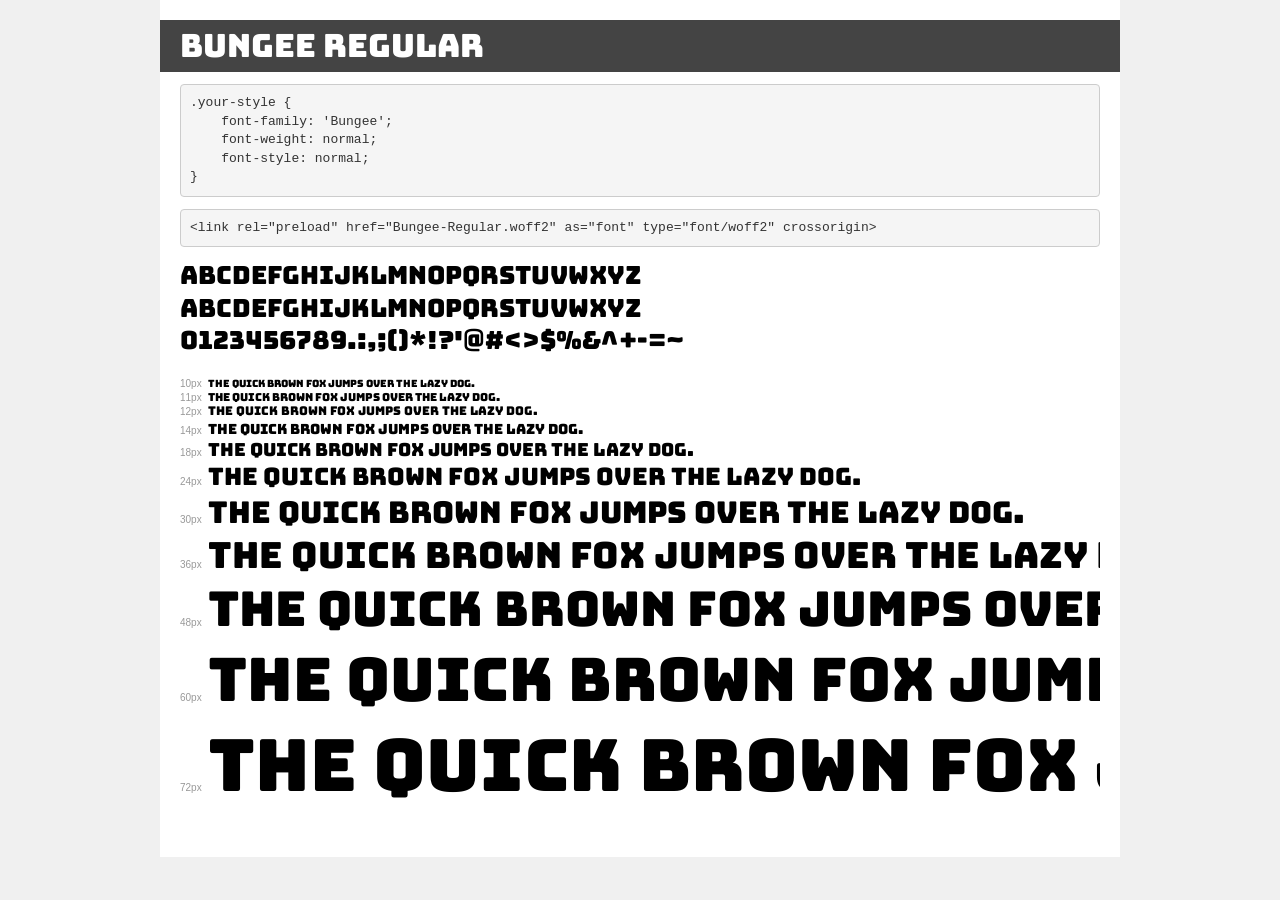
<file: assets/fonts/bungee/demo.html>
<!DOCTYPE html>
<html lang="en">
<head>
    <meta charset="utf-8">
    <meta http-equiv="X-UA-Compatible" content="IE=edge">
    <meta name="viewport" content="width=device-width, initial-scale=1">
    <meta name="robots" content="noindex, noarchive">
    <meta name="format-detection" content="telephone=no">
    <title>Transfonter demo</title>
    <link href="stylesheet.css" rel="stylesheet">
    <style>
        /*
        http://meyerweb.com/eric/tools/css/reset/
        v2.0 | 20110126
        License: none (public domain)
        */
        html, body, div, span, applet, object, iframe,
        h1, h2, h3, h4, h5, h6, p, blockquote, pre,
        a, abbr, acronym, address, big, cite, code,
        del, dfn, em, img, ins, kbd, q, s, samp,
        small, strike, strong, sub, sup, tt, var,
        b, u, i, center,
        dl, dt, dd, ol, ul, li,
        fieldset, form, label, legend,
        table, caption, tbody, tfoot, thead, tr, th, td,
        article, aside, canvas, details, embed,
        figure, figcaption, footer, header, hgroup,
        menu, nav, output, ruby, section, summary,
        time, mark, audio, video {
            margin: 0;
            padding: 0;
            border: 0;
            font-size: 100%;
            font: inherit;
            vertical-align: baseline;
        }
        /* HTML5 display-role reset for older browsers */
        article, aside, details, figcaption, figure,
        footer, header, hgroup, menu, nav, section {
            display: block;
        }
        body {
            line-height: 1;
        }
        ol, ul {
            list-style: none;
        }
        blockquote, q {
            quotes: none;
        }
        blockquote:before, blockquote:after,
        q:before, q:after {
            content: '';
            content: none;
        }
        table {
            border-collapse: collapse;
            border-spacing: 0;
        }
        /* demo styles */
        body {
            background: #f0f0f0;
            color: #000;
        }
        .page {
            background: #fff;
            width: 920px;
            margin: 0 auto;
            padding: 20px 20px 0 20px;
            overflow: hidden;
        }
        .font-container {
            overflow-x: auto;
            overflow-y: hidden;
            margin-bottom: 40px;
            line-height: 1.3;
            white-space: nowrap;
            padding-bottom: 5px;
        }
        h1 {
            position: relative;
            background: #444;
            font-size: 32px;
            color: #fff;
            padding: 10px 20px;
            margin: 0 -20px 12px -20px;
        }
        .letters {
            font-size: 25px;
            margin-bottom: 20px;
        }
        .s10:before {
            content: '10px';
        }
        .s11:before {
            content: '11px';
        }
        .s12:before {
            content: '12px';
        }
        .s14:before {
            content: '14px';
        }
        .s18:before {
            content: '18px';
        }
        .s24:before {
            content: '24px';
        }
        .s30:before {
            content: '30px';
        }
        .s36:before {
            content: '36px';
        }
        .s48:before {
            content: '48px';
        }
        .s60:before {
            content: '60px';
        }
        .s72:before {
            content: '72px';
        }
        .s10:before, .s11:before, .s12:before, .s14:before,
        .s18:before, .s24:before, .s30:before, .s36:before,
        .s48:before, .s60:before, .s72:before {
            font-family: Arial, sans-serif;
            font-size: 10px;
            font-weight: normal;
            font-style: normal;
            color: #999;
            padding-right: 6px;
        }
        pre {
            display: block;
            padding: 9px;
            margin: 0 0 12px;
            font-family: Monaco, Menlo, Consolas, "Courier New", monospace;
            font-size: 13px;
            line-height: 1.428571429;
            color: #333;
            font-weight: normal;
            font-style: normal;
            background-color: #f5f5f5;
            border: 1px solid #ccc;
            overflow-x: auto;
            border-radius: 4px;
        }
        /* responsive */
        @media (max-width: 959px) {
            .page {
                width: auto;
                margin: 0;
            }
        }
    </style>
</head>
<body>
<div class="page">
    <div class="demo">
        <h1 style="font-family: 'Bungee'; font-weight: normal; font-style: normal;">Bungee Regular</h1>
        <pre title="Usage">.your-style {
    font-family: 'Bungee';
    font-weight: normal;
    font-style: normal;
}</pre>
        <pre title="Preload (optional)">
&lt;link rel=&quot;preload&quot; href=&quot;Bungee-Regular.woff2&quot; as=&quot;font&quot; type=&quot;font/woff2&quot; crossorigin&gt;</pre>
        <div class="font-container" style="font-family: 'Bungee'; font-weight: normal; font-style: normal;">
            <p class="letters">
                abcdefghijklmnopqrstuvwxyz<br>
ABCDEFGHIJKLMNOPQRSTUVWXYZ<br>
                0123456789.:,;()*!?'@#&lt;&gt;$%&^+-=~
            </p>
            <p class="s10" style="font-size: 10px;">The quick brown fox jumps over the lazy dog.</p>
            <p class="s11" style="font-size: 11px;">The quick brown fox jumps over the lazy dog.</p>
            <p class="s12" style="font-size: 12px;">The quick brown fox jumps over the lazy dog.</p>
            <p class="s14" style="font-size: 14px;">The quick brown fox jumps over the lazy dog.</p>
            <p class="s18" style="font-size: 18px;">The quick brown fox jumps over the lazy dog.</p>
            <p class="s24" style="font-size: 24px;">The quick brown fox jumps over the lazy dog.</p>
            <p class="s30" style="font-size: 30px;">The quick brown fox jumps over the lazy dog.</p>
            <p class="s36" style="font-size: 36px;">The quick brown fox jumps over the lazy dog.</p>
            <p class="s48" style="font-size: 48px;">The quick brown fox jumps over the lazy dog.</p>
            <p class="s60" style="font-size: 60px;">The quick brown fox jumps over the lazy dog.</p>
            <p class="s72" style="font-size: 72px;">The quick brown fox jumps over the lazy dog.</p>
        </div>
    </div>

</div>
</body>
</html>
</file>
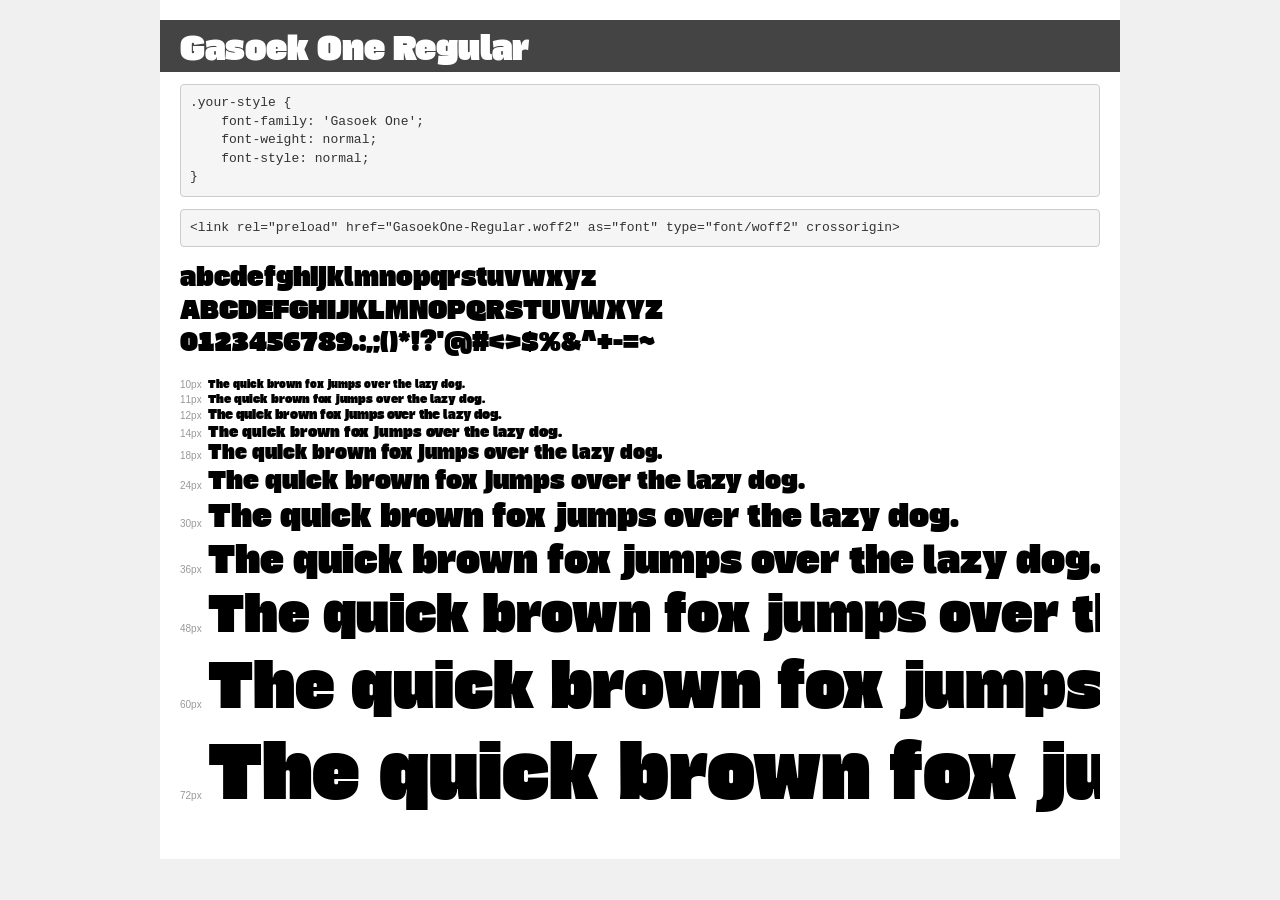
<file: assets/fonts/gasoek-one/demo.html>
<!DOCTYPE html>
<html lang="en">
<head>
    <meta charset="utf-8">
    <meta http-equiv="X-UA-Compatible" content="IE=edge">
    <meta name="viewport" content="width=device-width, initial-scale=1">
    <meta name="robots" content="noindex, noarchive">
    <meta name="format-detection" content="telephone=no">
    <title>Transfonter demo</title>
    <link href="stylesheet.css" rel="stylesheet">
    <style>
        /*
        http://meyerweb.com/eric/tools/css/reset/
        v2.0 | 20110126
        License: none (public domain)
        */
        html, body, div, span, applet, object, iframe,
        h1, h2, h3, h4, h5, h6, p, blockquote, pre,
        a, abbr, acronym, address, big, cite, code,
        del, dfn, em, img, ins, kbd, q, s, samp,
        small, strike, strong, sub, sup, tt, var,
        b, u, i, center,
        dl, dt, dd, ol, ul, li,
        fieldset, form, label, legend,
        table, caption, tbody, tfoot, thead, tr, th, td,
        article, aside, canvas, details, embed,
        figure, figcaption, footer, header, hgroup,
        menu, nav, output, ruby, section, summary,
        time, mark, audio, video {
            margin: 0;
            padding: 0;
            border: 0;
            font-size: 100%;
            font: inherit;
            vertical-align: baseline;
        }
        /* HTML5 display-role reset for older browsers */
        article, aside, details, figcaption, figure,
        footer, header, hgroup, menu, nav, section {
            display: block;
        }
        body {
            line-height: 1;
        }
        ol, ul {
            list-style: none;
        }
        blockquote, q {
            quotes: none;
        }
        blockquote:before, blockquote:after,
        q:before, q:after {
            content: '';
            content: none;
        }
        table {
            border-collapse: collapse;
            border-spacing: 0;
        }
        /* demo styles */
        body {
            background: #f0f0f0;
            color: #000;
        }
        .page {
            background: #fff;
            width: 920px;
            margin: 0 auto;
            padding: 20px 20px 0 20px;
            overflow: hidden;
        }
        .font-container {
            overflow-x: auto;
            overflow-y: hidden;
            margin-bottom: 40px;
            line-height: 1.3;
            white-space: nowrap;
            padding-bottom: 5px;
        }
        h1 {
            position: relative;
            background: #444;
            font-size: 32px;
            color: #fff;
            padding: 10px 20px;
            margin: 0 -20px 12px -20px;
        }
        .letters {
            font-size: 25px;
            margin-bottom: 20px;
        }
        .s10:before {
            content: '10px';
        }
        .s11:before {
            content: '11px';
        }
        .s12:before {
            content: '12px';
        }
        .s14:before {
            content: '14px';
        }
        .s18:before {
            content: '18px';
        }
        .s24:before {
            content: '24px';
        }
        .s30:before {
            content: '30px';
        }
        .s36:before {
            content: '36px';
        }
        .s48:before {
            content: '48px';
        }
        .s60:before {
            content: '60px';
        }
        .s72:before {
            content: '72px';
        }
        .s10:before, .s11:before, .s12:before, .s14:before,
        .s18:before, .s24:before, .s30:before, .s36:before,
        .s48:before, .s60:before, .s72:before {
            font-family: Arial, sans-serif;
            font-size: 10px;
            font-weight: normal;
            font-style: normal;
            color: #999;
            padding-right: 6px;
        }
        pre {
            display: block;
            padding: 9px;
            margin: 0 0 12px;
            font-family: Monaco, Menlo, Consolas, "Courier New", monospace;
            font-size: 13px;
            line-height: 1.428571429;
            color: #333;
            font-weight: normal;
            font-style: normal;
            background-color: #f5f5f5;
            border: 1px solid #ccc;
            overflow-x: auto;
            border-radius: 4px;
        }
        /* responsive */
        @media (max-width: 959px) {
            .page {
                width: auto;
                margin: 0;
            }
        }
    </style>
</head>
<body>
<div class="page">
    <div class="demo">
        <h1 style="font-family: 'Gasoek One'; font-weight: normal; font-style: normal;">Gasoek One Regular</h1>
        <pre title="Usage">.your-style {
    font-family: 'Gasoek One';
    font-weight: normal;
    font-style: normal;
}</pre>
        <pre title="Preload (optional)">
&lt;link rel=&quot;preload&quot; href=&quot;GasoekOne-Regular.woff2&quot; as=&quot;font&quot; type=&quot;font/woff2&quot; crossorigin&gt;</pre>
        <div class="font-container" style="font-family: 'Gasoek One'; font-weight: normal; font-style: normal;">
            <p class="letters">
                abcdefghijklmnopqrstuvwxyz<br>
ABCDEFGHIJKLMNOPQRSTUVWXYZ<br>
                0123456789.:,;()*!?'@#&lt;&gt;$%&^+-=~
            </p>
            <p class="s10" style="font-size: 10px;">The quick brown fox jumps over the lazy dog.</p>
            <p class="s11" style="font-size: 11px;">The quick brown fox jumps over the lazy dog.</p>
            <p class="s12" style="font-size: 12px;">The quick brown fox jumps over the lazy dog.</p>
            <p class="s14" style="font-size: 14px;">The quick brown fox jumps over the lazy dog.</p>
            <p class="s18" style="font-size: 18px;">The quick brown fox jumps over the lazy dog.</p>
            <p class="s24" style="font-size: 24px;">The quick brown fox jumps over the lazy dog.</p>
            <p class="s30" style="font-size: 30px;">The quick brown fox jumps over the lazy dog.</p>
            <p class="s36" style="font-size: 36px;">The quick brown fox jumps over the lazy dog.</p>
            <p class="s48" style="font-size: 48px;">The quick brown fox jumps over the lazy dog.</p>
            <p class="s60" style="font-size: 60px;">The quick brown fox jumps over the lazy dog.</p>
            <p class="s72" style="font-size: 72px;">The quick brown fox jumps over the lazy dog.</p>
        </div>
    </div>

</div>
</body>
</html>
</file>
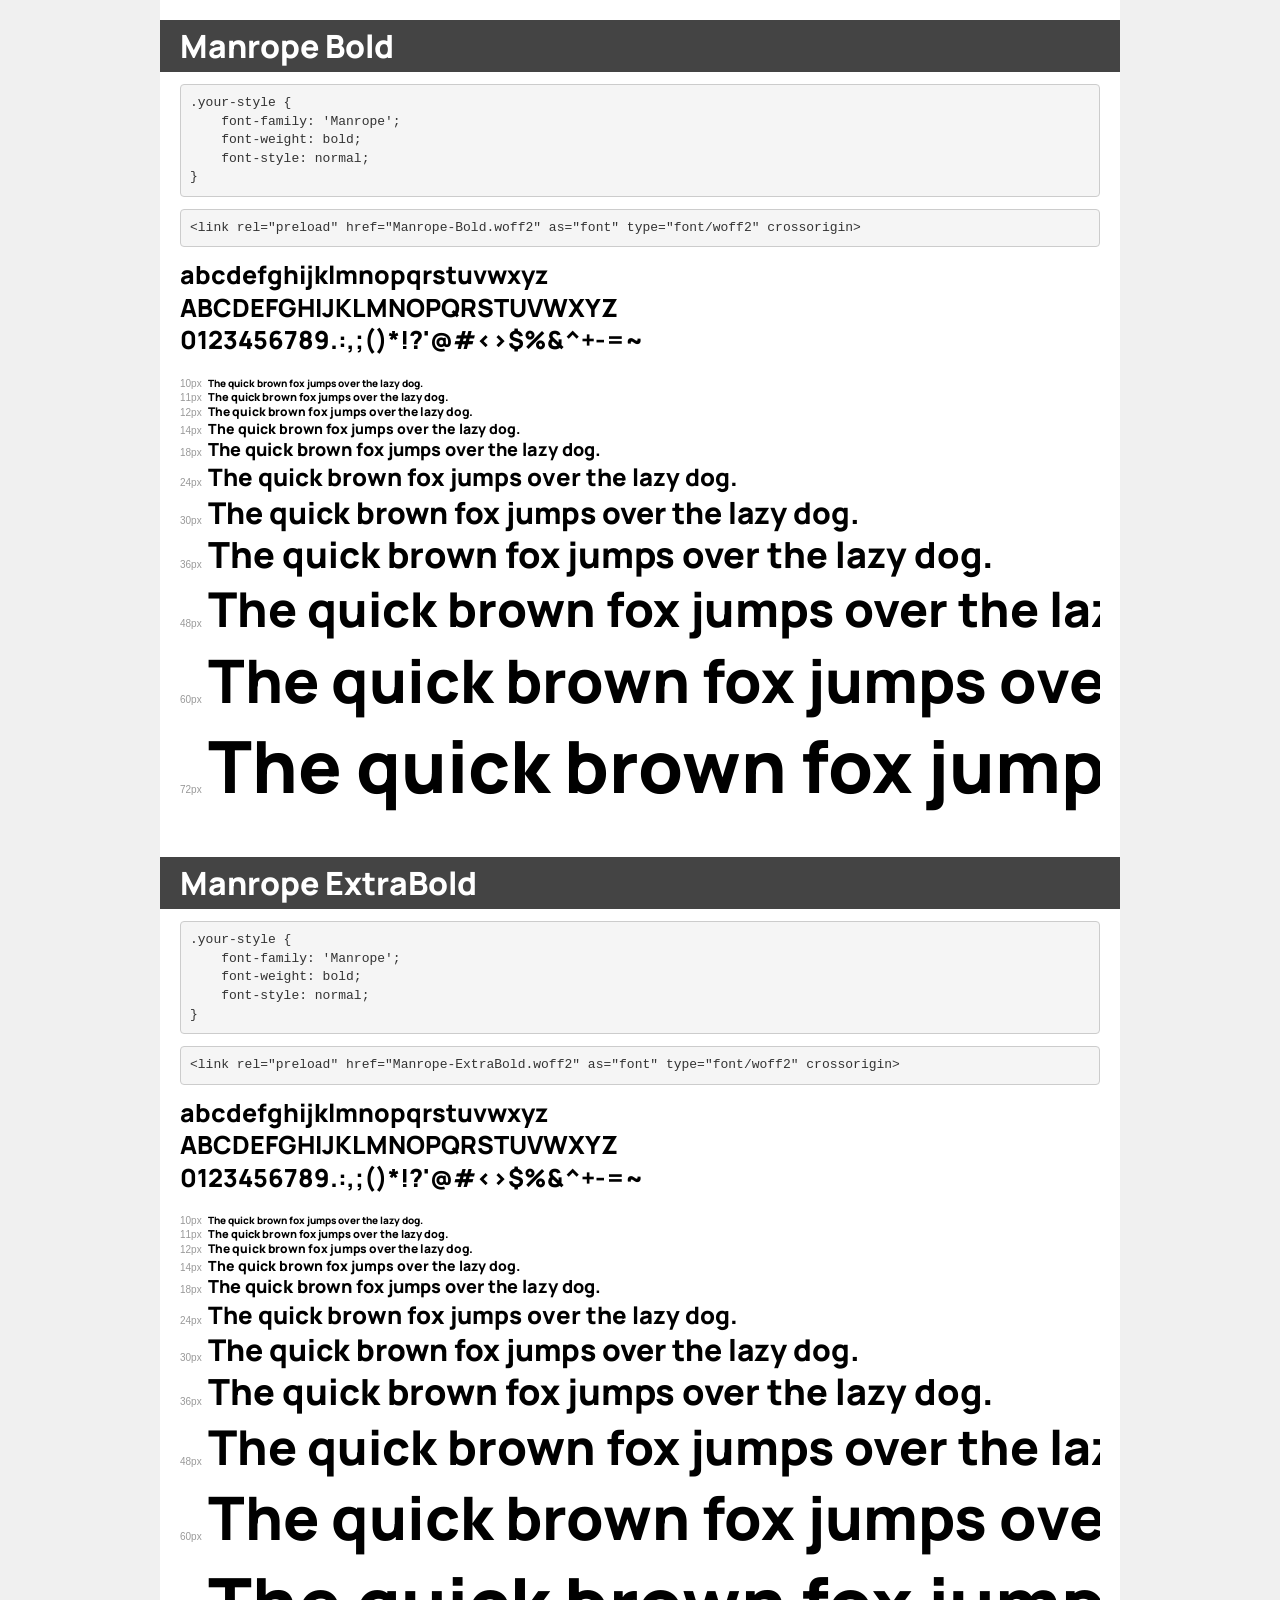
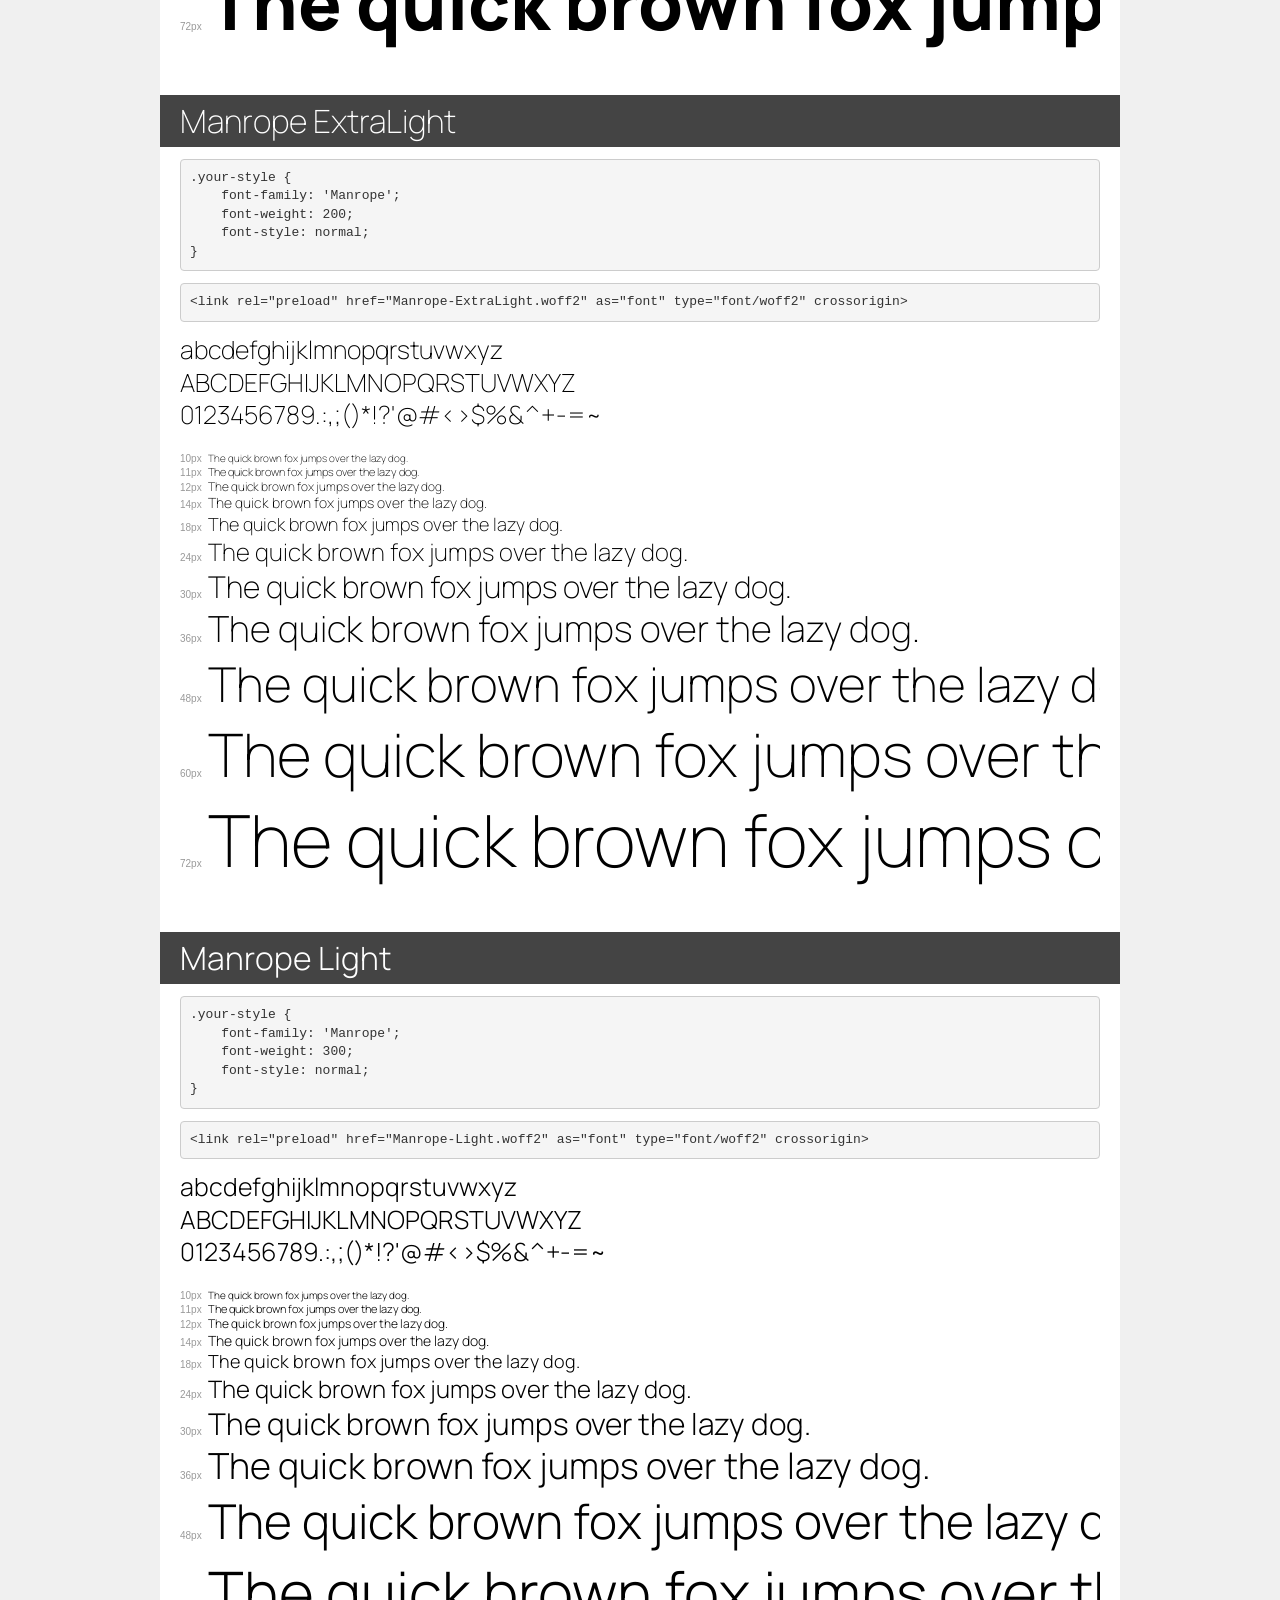
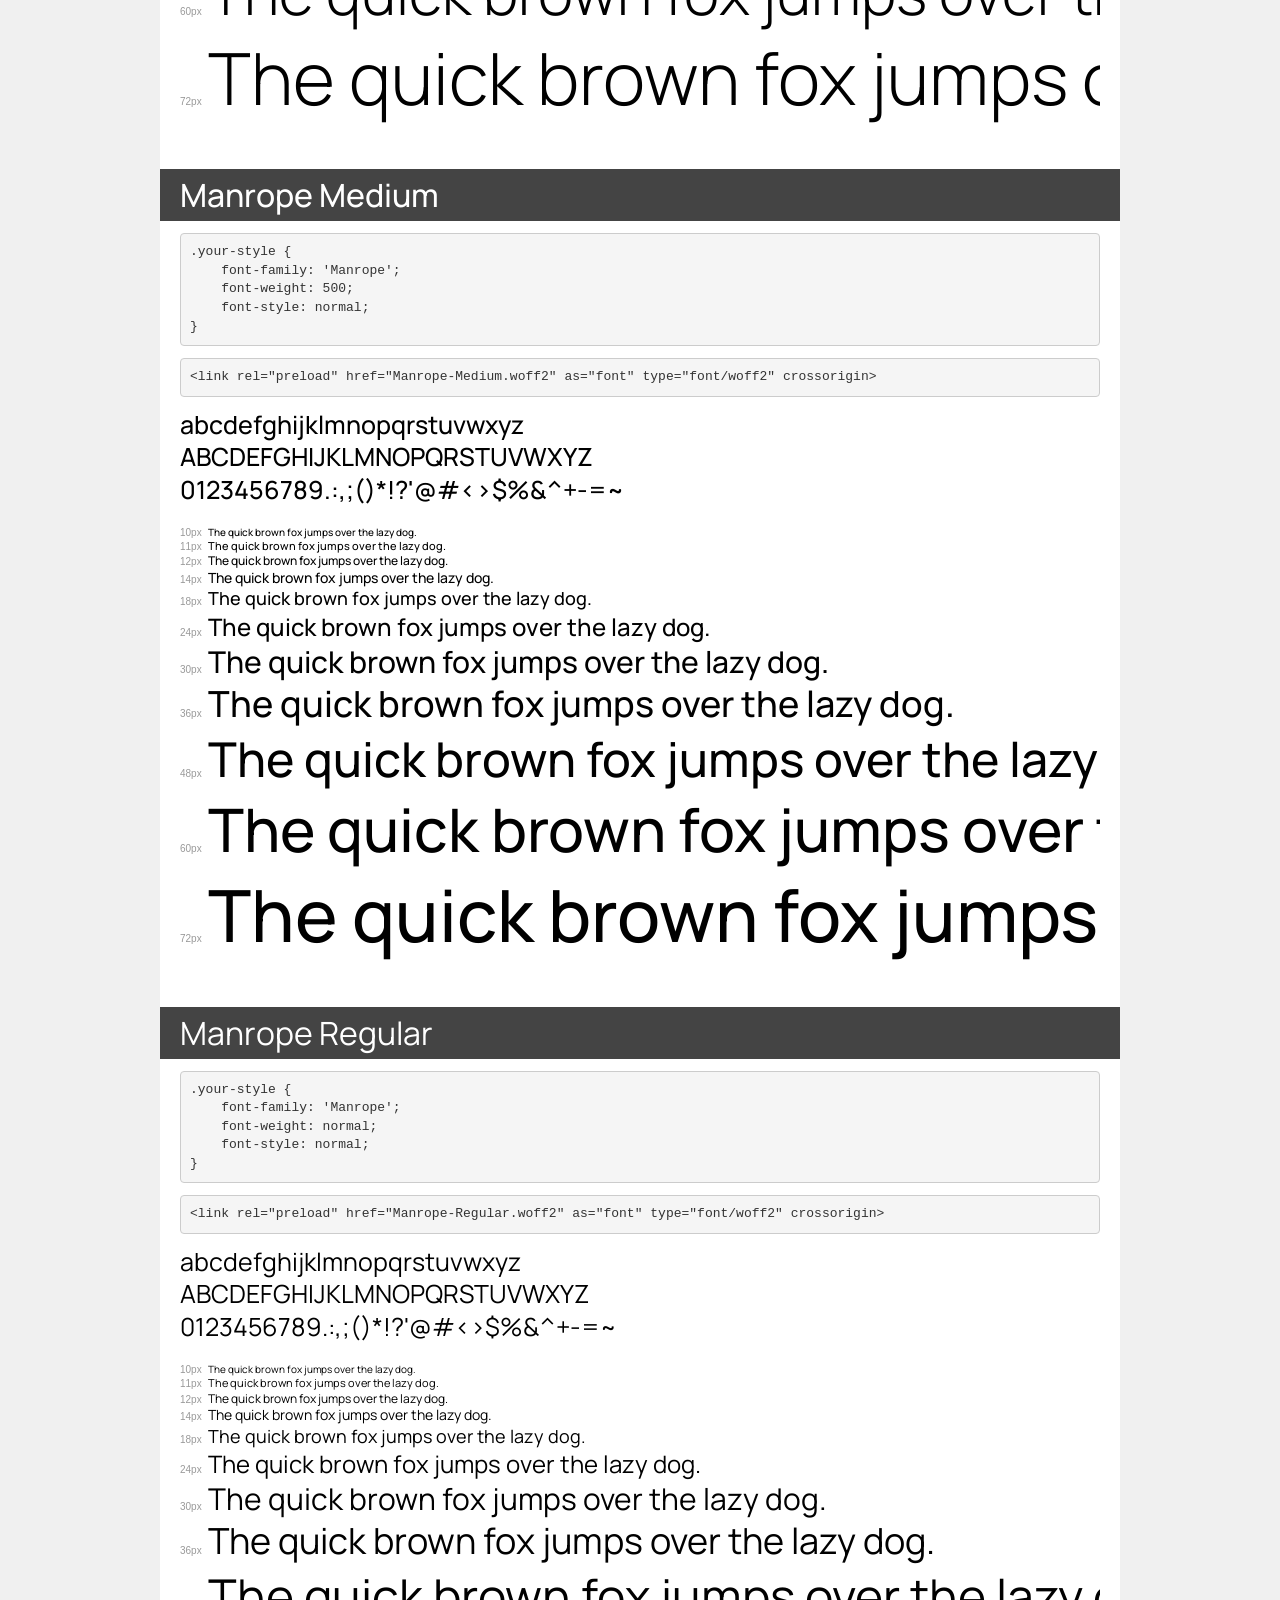
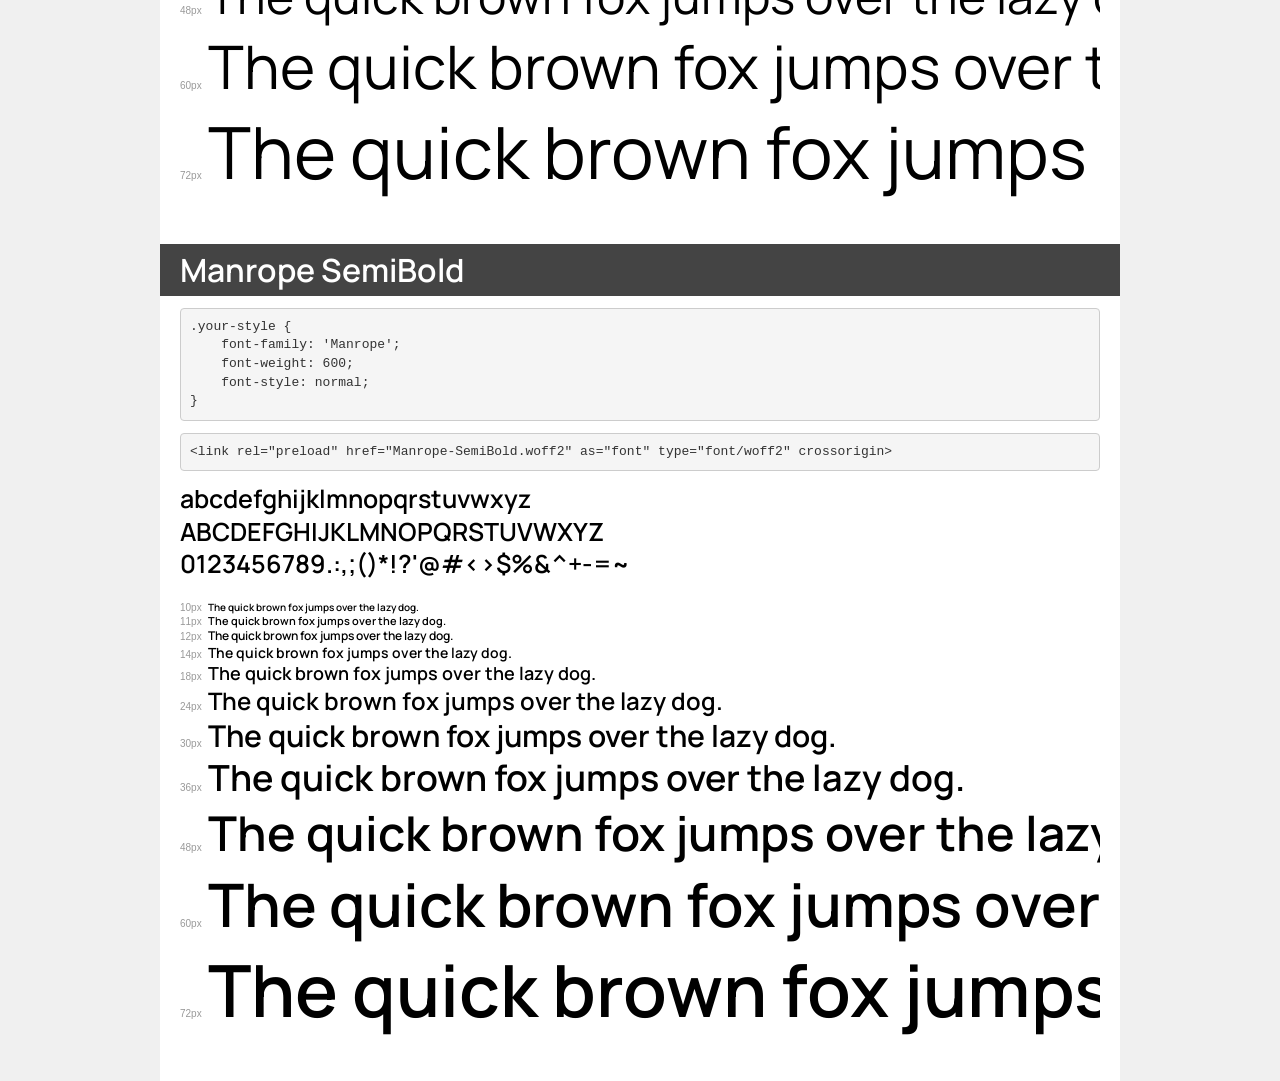
<file: assets/fonts/manrope/demo.html>
<!DOCTYPE html>
<html lang="en">
<head>
    <meta charset="utf-8">
    <meta http-equiv="X-UA-Compatible" content="IE=edge">
    <meta name="viewport" content="width=device-width, initial-scale=1">
    <meta name="robots" content="noindex, noarchive">
    <meta name="format-detection" content="telephone=no">
    <title>Transfonter demo</title>
    <link href="stylesheet.css" rel="stylesheet">
    <style>
        /*
        http://meyerweb.com/eric/tools/css/reset/
        v2.0 | 20110126
        License: none (public domain)
        */
        html, body, div, span, applet, object, iframe,
        h1, h2, h3, h4, h5, h6, p, blockquote, pre,
        a, abbr, acronym, address, big, cite, code,
        del, dfn, em, img, ins, kbd, q, s, samp,
        small, strike, strong, sub, sup, tt, var,
        b, u, i, center,
        dl, dt, dd, ol, ul, li,
        fieldset, form, label, legend,
        table, caption, tbody, tfoot, thead, tr, th, td,
        article, aside, canvas, details, embed,
        figure, figcaption, footer, header, hgroup,
        menu, nav, output, ruby, section, summary,
        time, mark, audio, video {
            margin: 0;
            padding: 0;
            border: 0;
            font-size: 100%;
            font: inherit;
            vertical-align: baseline;
        }
        /* HTML5 display-role reset for older browsers */
        article, aside, details, figcaption, figure,
        footer, header, hgroup, menu, nav, section {
            display: block;
        }
        body {
            line-height: 1;
        }
        ol, ul {
            list-style: none;
        }
        blockquote, q {
            quotes: none;
        }
        blockquote:before, blockquote:after,
        q:before, q:after {
            content: '';
            content: none;
        }
        table {
            border-collapse: collapse;
            border-spacing: 0;
        }
        /* demo styles */
        body {
            background: #f0f0f0;
            color: #000;
        }
        .page {
            background: #fff;
            width: 920px;
            margin: 0 auto;
            padding: 20px 20px 0 20px;
            overflow: hidden;
        }
        .font-container {
            overflow-x: auto;
            overflow-y: hidden;
            margin-bottom: 40px;
            line-height: 1.3;
            white-space: nowrap;
            padding-bottom: 5px;
        }
        h1 {
            position: relative;
            background: #444;
            font-size: 32px;
            color: #fff;
            padding: 10px 20px;
            margin: 0 -20px 12px -20px;
        }
        .letters {
            font-size: 25px;
            margin-bottom: 20px;
        }
        .s10:before {
            content: '10px';
        }
        .s11:before {
            content: '11px';
        }
        .s12:before {
            content: '12px';
        }
        .s14:before {
            content: '14px';
        }
        .s18:before {
            content: '18px';
        }
        .s24:before {
            content: '24px';
        }
        .s30:before {
            content: '30px';
        }
        .s36:before {
            content: '36px';
        }
        .s48:before {
            content: '48px';
        }
        .s60:before {
            content: '60px';
        }
        .s72:before {
            content: '72px';
        }
        .s10:before, .s11:before, .s12:before, .s14:before,
        .s18:before, .s24:before, .s30:before, .s36:before,
        .s48:before, .s60:before, .s72:before {
            font-family: Arial, sans-serif;
            font-size: 10px;
            font-weight: normal;
            font-style: normal;
            color: #999;
            padding-right: 6px;
        }
        pre {
            display: block;
            padding: 9px;
            margin: 0 0 12px;
            font-family: Monaco, Menlo, Consolas, "Courier New", monospace;
            font-size: 13px;
            line-height: 1.428571429;
            color: #333;
            font-weight: normal;
            font-style: normal;
            background-color: #f5f5f5;
            border: 1px solid #ccc;
            overflow-x: auto;
            border-radius: 4px;
        }
        /* responsive */
        @media (max-width: 959px) {
            .page {
                width: auto;
                margin: 0;
            }
        }
    </style>
</head>
<body>
<div class="page">
    <div class="demo">
        <h1 style="font-family: 'Manrope'; font-weight: bold; font-style: normal;">Manrope Bold</h1>
        <pre title="Usage">.your-style {
    font-family: 'Manrope';
    font-weight: bold;
    font-style: normal;
}</pre>
        <pre title="Preload (optional)">
&lt;link rel=&quot;preload&quot; href=&quot;Manrope-Bold.woff2&quot; as=&quot;font&quot; type=&quot;font/woff2&quot; crossorigin&gt;</pre>
        <div class="font-container" style="font-family: 'Manrope'; font-weight: bold; font-style: normal;">
            <p class="letters">
                abcdefghijklmnopqrstuvwxyz<br>
ABCDEFGHIJKLMNOPQRSTUVWXYZ<br>
                0123456789.:,;()*!?'@#&lt;&gt;$%&^+-=~
            </p>
            <p class="s10" style="font-size: 10px;">The quick brown fox jumps over the lazy dog.</p>
            <p class="s11" style="font-size: 11px;">The quick brown fox jumps over the lazy dog.</p>
            <p class="s12" style="font-size: 12px;">The quick brown fox jumps over the lazy dog.</p>
            <p class="s14" style="font-size: 14px;">The quick brown fox jumps over the lazy dog.</p>
            <p class="s18" style="font-size: 18px;">The quick brown fox jumps over the lazy dog.</p>
            <p class="s24" style="font-size: 24px;">The quick brown fox jumps over the lazy dog.</p>
            <p class="s30" style="font-size: 30px;">The quick brown fox jumps over the lazy dog.</p>
            <p class="s36" style="font-size: 36px;">The quick brown fox jumps over the lazy dog.</p>
            <p class="s48" style="font-size: 48px;">The quick brown fox jumps over the lazy dog.</p>
            <p class="s60" style="font-size: 60px;">The quick brown fox jumps over the lazy dog.</p>
            <p class="s72" style="font-size: 72px;">The quick brown fox jumps over the lazy dog.</p>
        </div>
    </div>

    <div class="demo">
        <h1 style="font-family: 'Manrope'; font-weight: bold; font-style: normal;">Manrope ExtraBold</h1>
        <pre title="Usage">.your-style {
    font-family: 'Manrope';
    font-weight: bold;
    font-style: normal;
}</pre>
        <pre title="Preload (optional)">
&lt;link rel=&quot;preload&quot; href=&quot;Manrope-ExtraBold.woff2&quot; as=&quot;font&quot; type=&quot;font/woff2&quot; crossorigin&gt;</pre>
        <div class="font-container" style="font-family: 'Manrope'; font-weight: bold; font-style: normal;">
            <p class="letters">
                abcdefghijklmnopqrstuvwxyz<br>
ABCDEFGHIJKLMNOPQRSTUVWXYZ<br>
                0123456789.:,;()*!?'@#&lt;&gt;$%&^+-=~
            </p>
            <p class="s10" style="font-size: 10px;">The quick brown fox jumps over the lazy dog.</p>
            <p class="s11" style="font-size: 11px;">The quick brown fox jumps over the lazy dog.</p>
            <p class="s12" style="font-size: 12px;">The quick brown fox jumps over the lazy dog.</p>
            <p class="s14" style="font-size: 14px;">The quick brown fox jumps over the lazy dog.</p>
            <p class="s18" style="font-size: 18px;">The quick brown fox jumps over the lazy dog.</p>
            <p class="s24" style="font-size: 24px;">The quick brown fox jumps over the lazy dog.</p>
            <p class="s30" style="font-size: 30px;">The quick brown fox jumps over the lazy dog.</p>
            <p class="s36" style="font-size: 36px;">The quick brown fox jumps over the lazy dog.</p>
            <p class="s48" style="font-size: 48px;">The quick brown fox jumps over the lazy dog.</p>
            <p class="s60" style="font-size: 60px;">The quick brown fox jumps over the lazy dog.</p>
            <p class="s72" style="font-size: 72px;">The quick brown fox jumps over the lazy dog.</p>
        </div>
    </div>

    <div class="demo">
        <h1 style="font-family: 'Manrope'; font-weight: 200; font-style: normal;">Manrope ExtraLight</h1>
        <pre title="Usage">.your-style {
    font-family: 'Manrope';
    font-weight: 200;
    font-style: normal;
}</pre>
        <pre title="Preload (optional)">
&lt;link rel=&quot;preload&quot; href=&quot;Manrope-ExtraLight.woff2&quot; as=&quot;font&quot; type=&quot;font/woff2&quot; crossorigin&gt;</pre>
        <div class="font-container" style="font-family: 'Manrope'; font-weight: 200; font-style: normal;">
            <p class="letters">
                abcdefghijklmnopqrstuvwxyz<br>
ABCDEFGHIJKLMNOPQRSTUVWXYZ<br>
                0123456789.:,;()*!?'@#&lt;&gt;$%&^+-=~
            </p>
            <p class="s10" style="font-size: 10px;">The quick brown fox jumps over the lazy dog.</p>
            <p class="s11" style="font-size: 11px;">The quick brown fox jumps over the lazy dog.</p>
            <p class="s12" style="font-size: 12px;">The quick brown fox jumps over the lazy dog.</p>
            <p class="s14" style="font-size: 14px;">The quick brown fox jumps over the lazy dog.</p>
            <p class="s18" style="font-size: 18px;">The quick brown fox jumps over the lazy dog.</p>
            <p class="s24" style="font-size: 24px;">The quick brown fox jumps over the lazy dog.</p>
            <p class="s30" style="font-size: 30px;">The quick brown fox jumps over the lazy dog.</p>
            <p class="s36" style="font-size: 36px;">The quick brown fox jumps over the lazy dog.</p>
            <p class="s48" style="font-size: 48px;">The quick brown fox jumps over the lazy dog.</p>
            <p class="s60" style="font-size: 60px;">The quick brown fox jumps over the lazy dog.</p>
            <p class="s72" style="font-size: 72px;">The quick brown fox jumps over the lazy dog.</p>
        </div>
    </div>

    <div class="demo">
        <h1 style="font-family: 'Manrope'; font-weight: 300; font-style: normal;">Manrope Light</h1>
        <pre title="Usage">.your-style {
    font-family: 'Manrope';
    font-weight: 300;
    font-style: normal;
}</pre>
        <pre title="Preload (optional)">
&lt;link rel=&quot;preload&quot; href=&quot;Manrope-Light.woff2&quot; as=&quot;font&quot; type=&quot;font/woff2&quot; crossorigin&gt;</pre>
        <div class="font-container" style="font-family: 'Manrope'; font-weight: 300; font-style: normal;">
            <p class="letters">
                abcdefghijklmnopqrstuvwxyz<br>
ABCDEFGHIJKLMNOPQRSTUVWXYZ<br>
                0123456789.:,;()*!?'@#&lt;&gt;$%&^+-=~
            </p>
            <p class="s10" style="font-size: 10px;">The quick brown fox jumps over the lazy dog.</p>
            <p class="s11" style="font-size: 11px;">The quick brown fox jumps over the lazy dog.</p>
            <p class="s12" style="font-size: 12px;">The quick brown fox jumps over the lazy dog.</p>
            <p class="s14" style="font-size: 14px;">The quick brown fox jumps over the lazy dog.</p>
            <p class="s18" style="font-size: 18px;">The quick brown fox jumps over the lazy dog.</p>
            <p class="s24" style="font-size: 24px;">The quick brown fox jumps over the lazy dog.</p>
            <p class="s30" style="font-size: 30px;">The quick brown fox jumps over the lazy dog.</p>
            <p class="s36" style="font-size: 36px;">The quick brown fox jumps over the lazy dog.</p>
            <p class="s48" style="font-size: 48px;">The quick brown fox jumps over the lazy dog.</p>
            <p class="s60" style="font-size: 60px;">The quick brown fox jumps over the lazy dog.</p>
            <p class="s72" style="font-size: 72px;">The quick brown fox jumps over the lazy dog.</p>
        </div>
    </div>

    <div class="demo">
        <h1 style="font-family: 'Manrope'; font-weight: 500; font-style: normal;">Manrope Medium</h1>
        <pre title="Usage">.your-style {
    font-family: 'Manrope';
    font-weight: 500;
    font-style: normal;
}</pre>
        <pre title="Preload (optional)">
&lt;link rel=&quot;preload&quot; href=&quot;Manrope-Medium.woff2&quot; as=&quot;font&quot; type=&quot;font/woff2&quot; crossorigin&gt;</pre>
        <div class="font-container" style="font-family: 'Manrope'; font-weight: 500; font-style: normal;">
            <p class="letters">
                abcdefghijklmnopqrstuvwxyz<br>
ABCDEFGHIJKLMNOPQRSTUVWXYZ<br>
                0123456789.:,;()*!?'@#&lt;&gt;$%&^+-=~
            </p>
            <p class="s10" style="font-size: 10px;">The quick brown fox jumps over the lazy dog.</p>
            <p class="s11" style="font-size: 11px;">The quick brown fox jumps over the lazy dog.</p>
            <p class="s12" style="font-size: 12px;">The quick brown fox jumps over the lazy dog.</p>
            <p class="s14" style="font-size: 14px;">The quick brown fox jumps over the lazy dog.</p>
            <p class="s18" style="font-size: 18px;">The quick brown fox jumps over the lazy dog.</p>
            <p class="s24" style="font-size: 24px;">The quick brown fox jumps over the lazy dog.</p>
            <p class="s30" style="font-size: 30px;">The quick brown fox jumps over the lazy dog.</p>
            <p class="s36" style="font-size: 36px;">The quick brown fox jumps over the lazy dog.</p>
            <p class="s48" style="font-size: 48px;">The quick brown fox jumps over the lazy dog.</p>
            <p class="s60" style="font-size: 60px;">The quick brown fox jumps over the lazy dog.</p>
            <p class="s72" style="font-size: 72px;">The quick brown fox jumps over the lazy dog.</p>
        </div>
    </div>

    <div class="demo">
        <h1 style="font-family: 'Manrope'; font-weight: normal; font-style: normal;">Manrope Regular</h1>
        <pre title="Usage">.your-style {
    font-family: 'Manrope';
    font-weight: normal;
    font-style: normal;
}</pre>
        <pre title="Preload (optional)">
&lt;link rel=&quot;preload&quot; href=&quot;Manrope-Regular.woff2&quot; as=&quot;font&quot; type=&quot;font/woff2&quot; crossorigin&gt;</pre>
        <div class="font-container" style="font-family: 'Manrope'; font-weight: normal; font-style: normal;">
            <p class="letters">
                abcdefghijklmnopqrstuvwxyz<br>
ABCDEFGHIJKLMNOPQRSTUVWXYZ<br>
                0123456789.:,;()*!?'@#&lt;&gt;$%&^+-=~
            </p>
            <p class="s10" style="font-size: 10px;">The quick brown fox jumps over the lazy dog.</p>
            <p class="s11" style="font-size: 11px;">The quick brown fox jumps over the lazy dog.</p>
            <p class="s12" style="font-size: 12px;">The quick brown fox jumps over the lazy dog.</p>
            <p class="s14" style="font-size: 14px;">The quick brown fox jumps over the lazy dog.</p>
            <p class="s18" style="font-size: 18px;">The quick brown fox jumps over the lazy dog.</p>
            <p class="s24" style="font-size: 24px;">The quick brown fox jumps over the lazy dog.</p>
            <p class="s30" style="font-size: 30px;">The quick brown fox jumps over the lazy dog.</p>
            <p class="s36" style="font-size: 36px;">The quick brown fox jumps over the lazy dog.</p>
            <p class="s48" style="font-size: 48px;">The quick brown fox jumps over the lazy dog.</p>
            <p class="s60" style="font-size: 60px;">The quick brown fox jumps over the lazy dog.</p>
            <p class="s72" style="font-size: 72px;">The quick brown fox jumps over the lazy dog.</p>
        </div>
    </div>

    <div class="demo">
        <h1 style="font-family: 'Manrope'; font-weight: 600; font-style: normal;">Manrope SemiBold</h1>
        <pre title="Usage">.your-style {
    font-family: 'Manrope';
    font-weight: 600;
    font-style: normal;
}</pre>
        <pre title="Preload (optional)">
&lt;link rel=&quot;preload&quot; href=&quot;Manrope-SemiBold.woff2&quot; as=&quot;font&quot; type=&quot;font/woff2&quot; crossorigin&gt;</pre>
        <div class="font-container" style="font-family: 'Manrope'; font-weight: 600; font-style: normal;">
            <p class="letters">
                abcdefghijklmnopqrstuvwxyz<br>
ABCDEFGHIJKLMNOPQRSTUVWXYZ<br>
                0123456789.:,;()*!?'@#&lt;&gt;$%&^+-=~
            </p>
            <p class="s10" style="font-size: 10px;">The quick brown fox jumps over the lazy dog.</p>
            <p class="s11" style="font-size: 11px;">The quick brown fox jumps over the lazy dog.</p>
            <p class="s12" style="font-size: 12px;">The quick brown fox jumps over the lazy dog.</p>
            <p class="s14" style="font-size: 14px;">The quick brown fox jumps over the lazy dog.</p>
            <p class="s18" style="font-size: 18px;">The quick brown fox jumps over the lazy dog.</p>
            <p class="s24" style="font-size: 24px;">The quick brown fox jumps over the lazy dog.</p>
            <p class="s30" style="font-size: 30px;">The quick brown fox jumps over the lazy dog.</p>
            <p class="s36" style="font-size: 36px;">The quick brown fox jumps over the lazy dog.</p>
            <p class="s48" style="font-size: 48px;">The quick brown fox jumps over the lazy dog.</p>
            <p class="s60" style="font-size: 60px;">The quick brown fox jumps over the lazy dog.</p>
            <p class="s72" style="font-size: 72px;">The quick brown fox jumps over the lazy dog.</p>
        </div>
    </div>

</div>
</body>
</html>
</file>
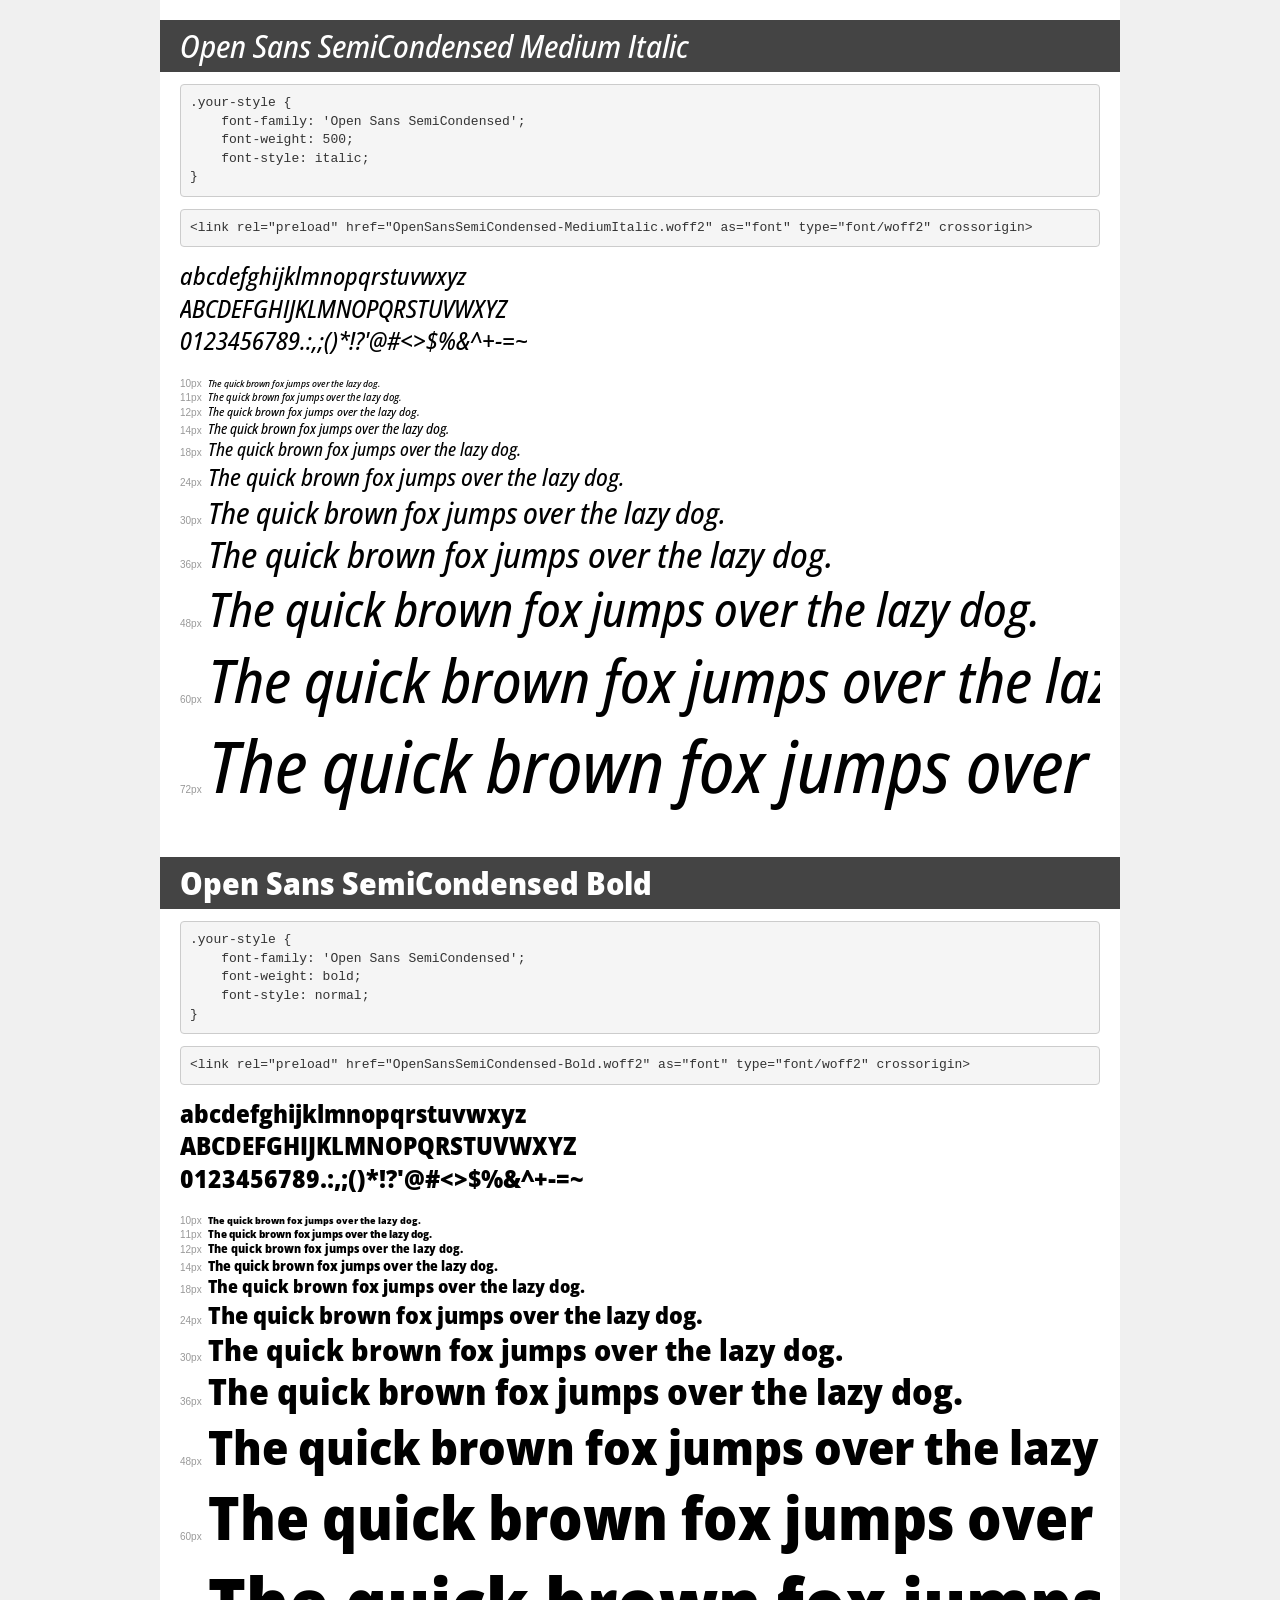
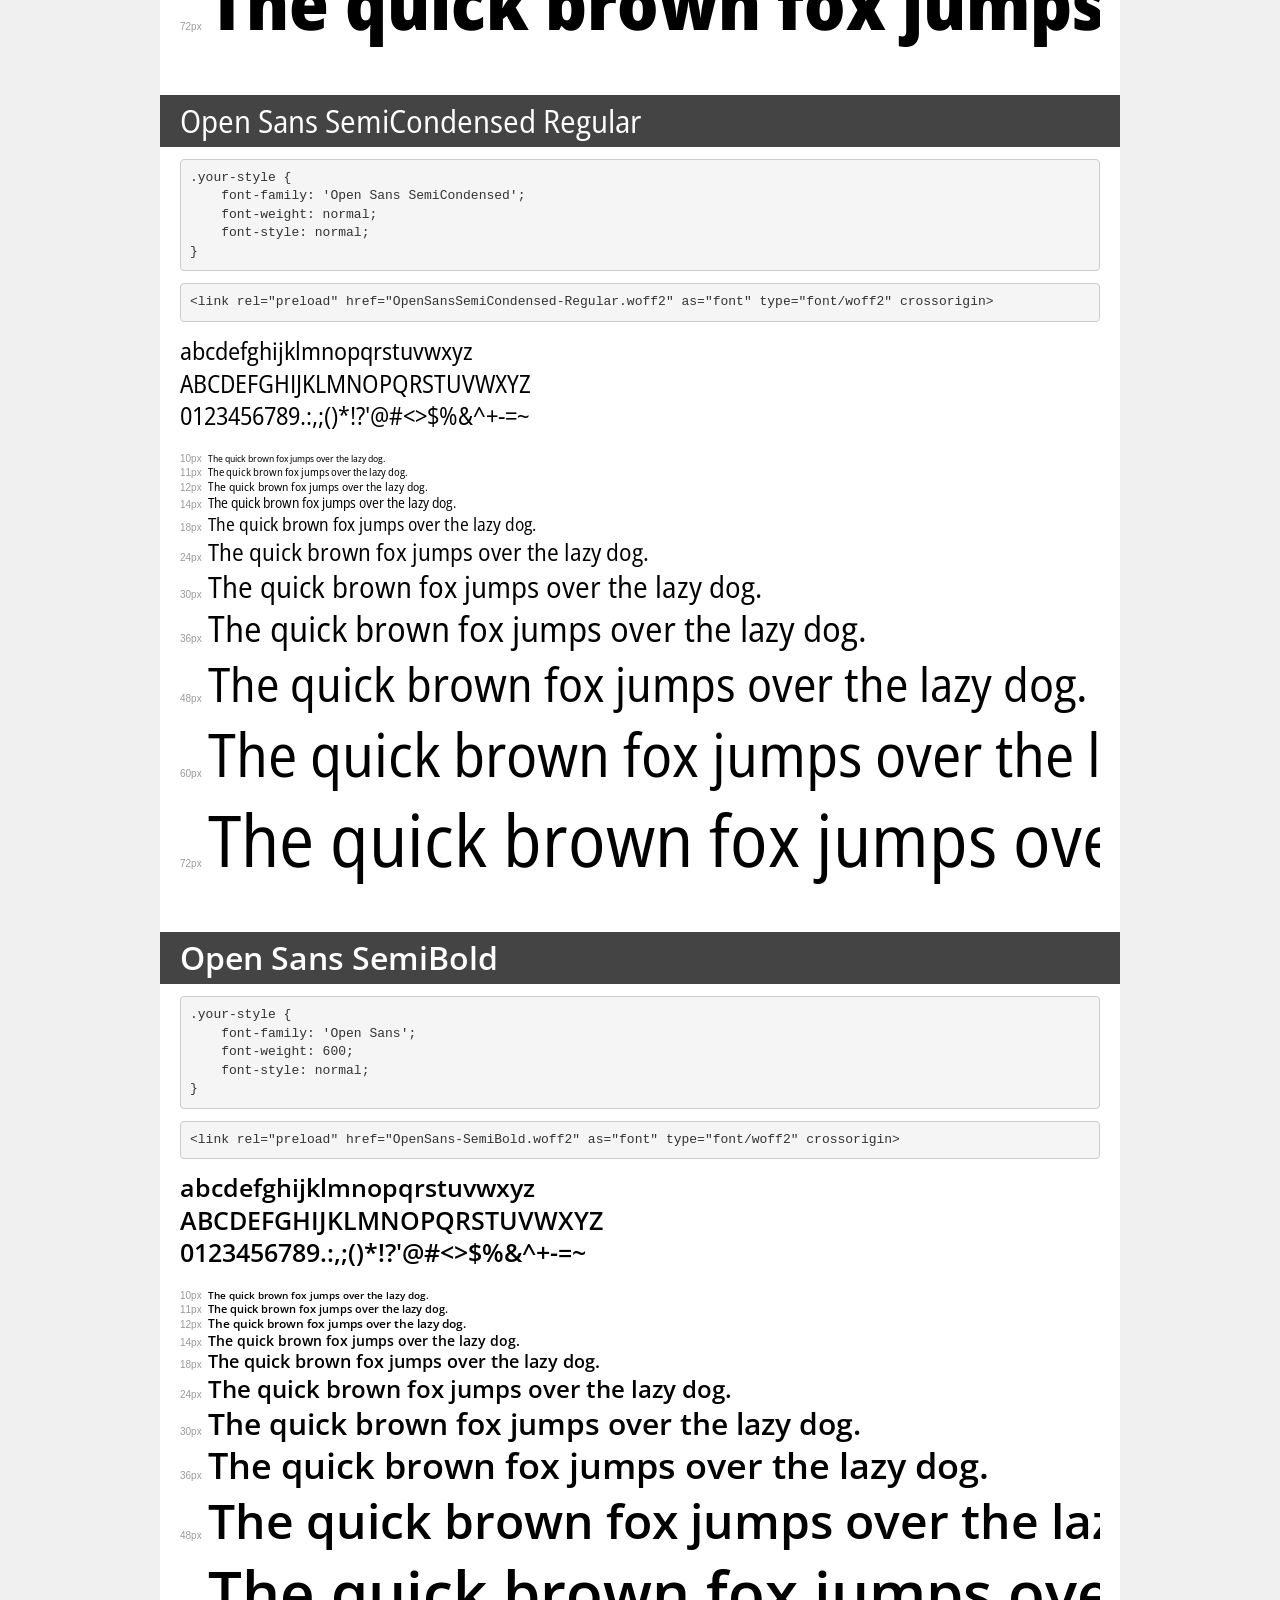
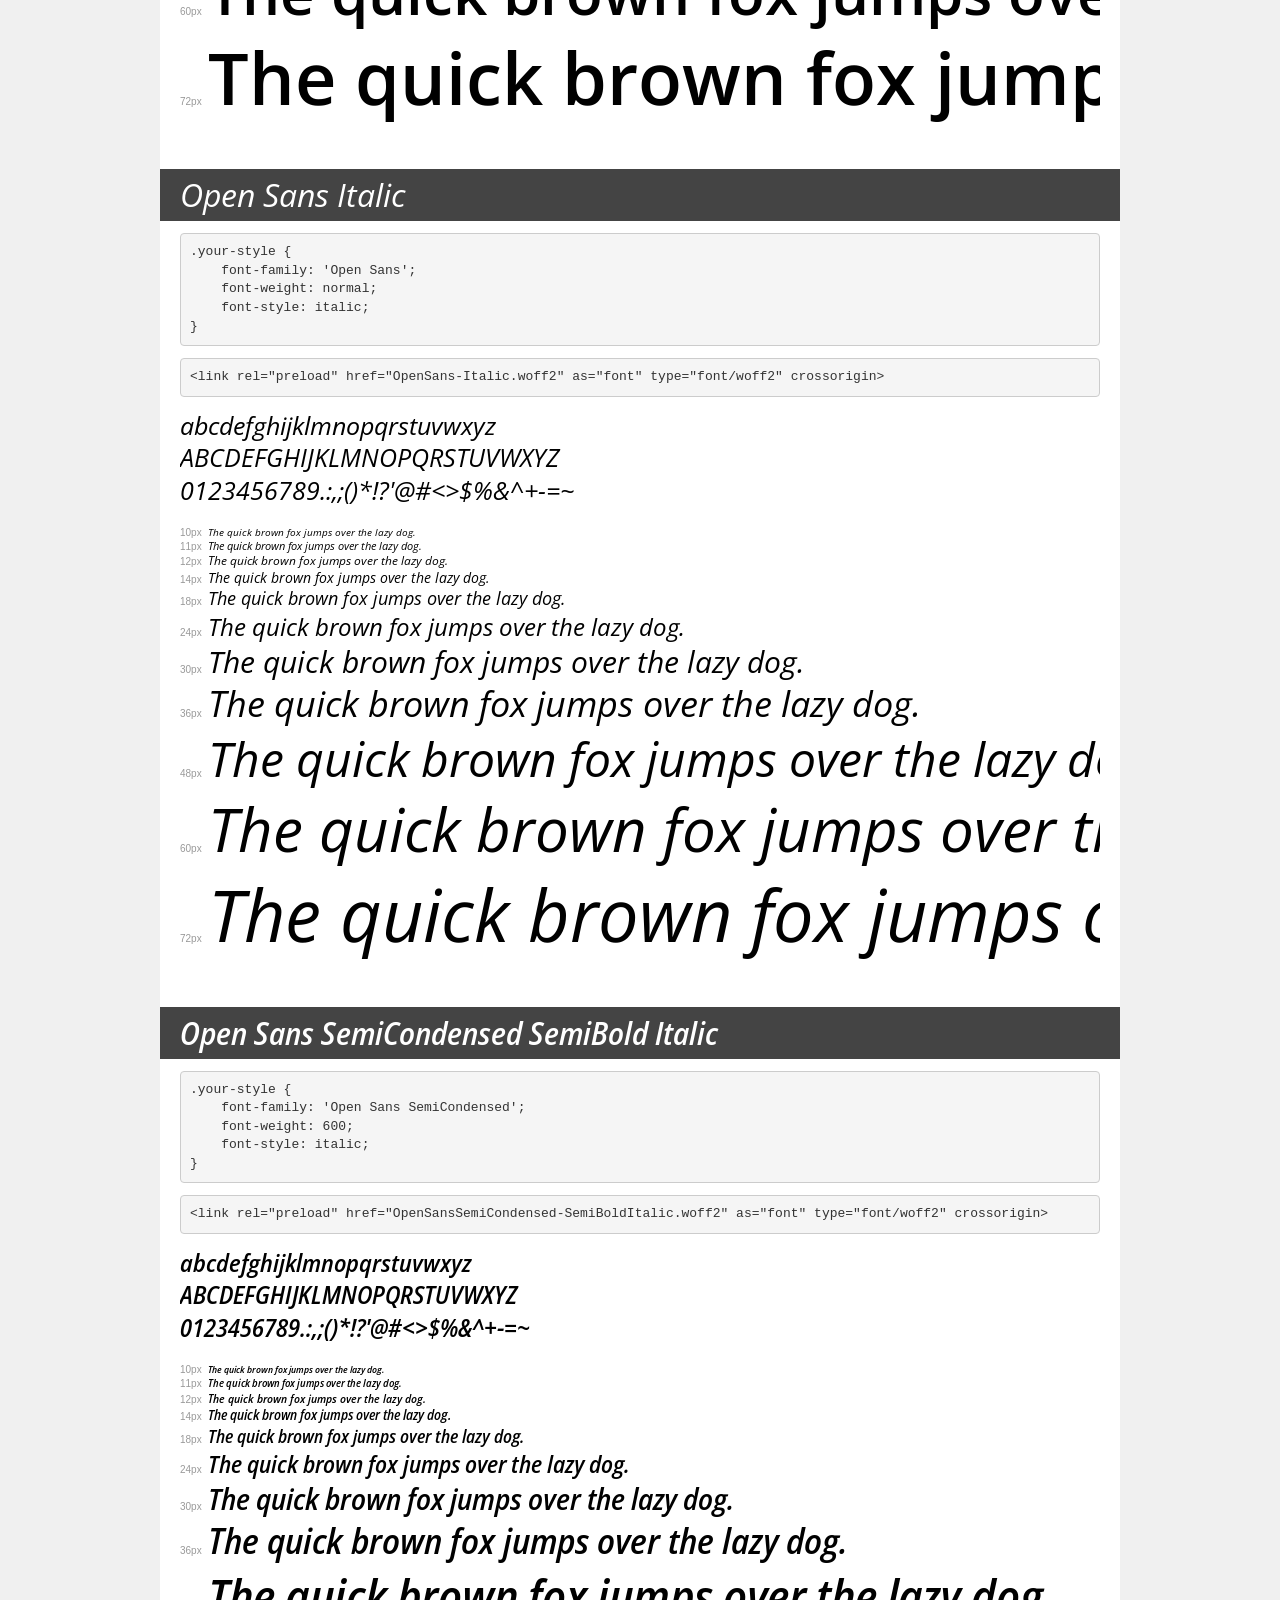
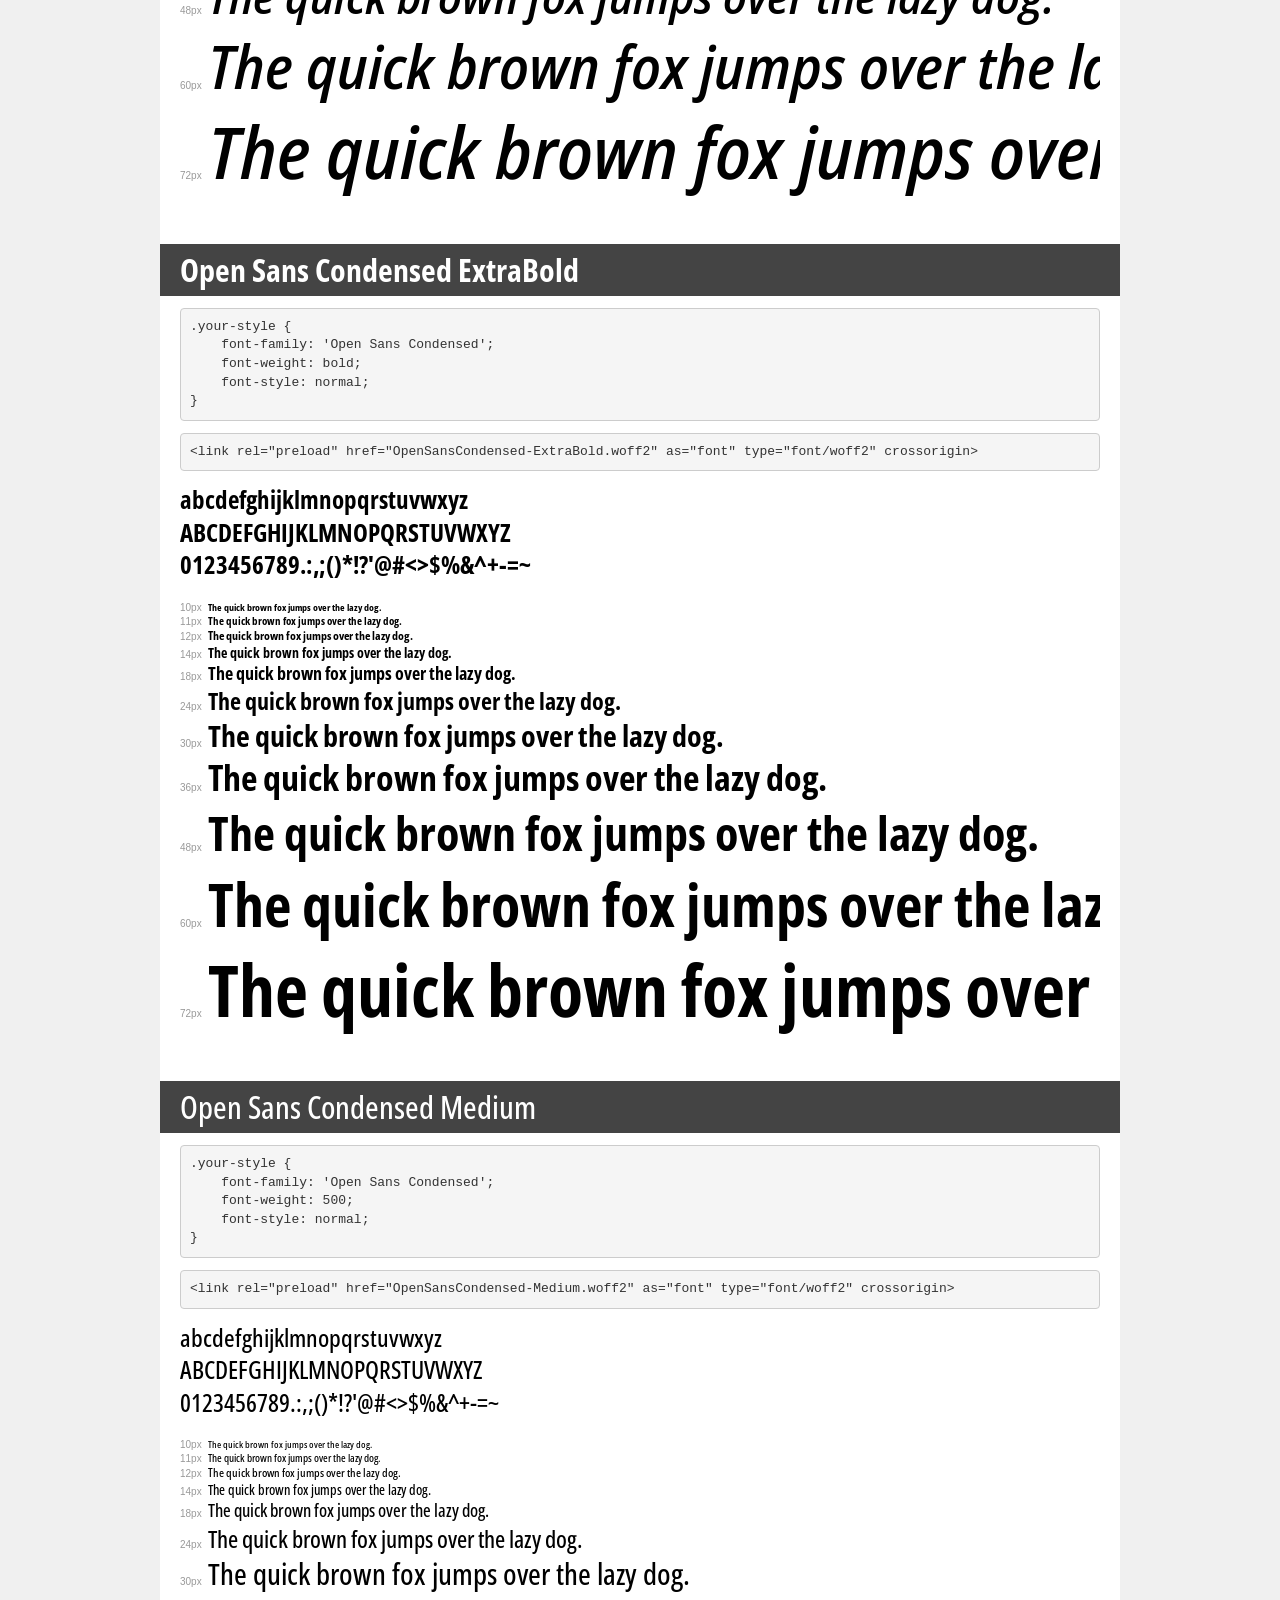
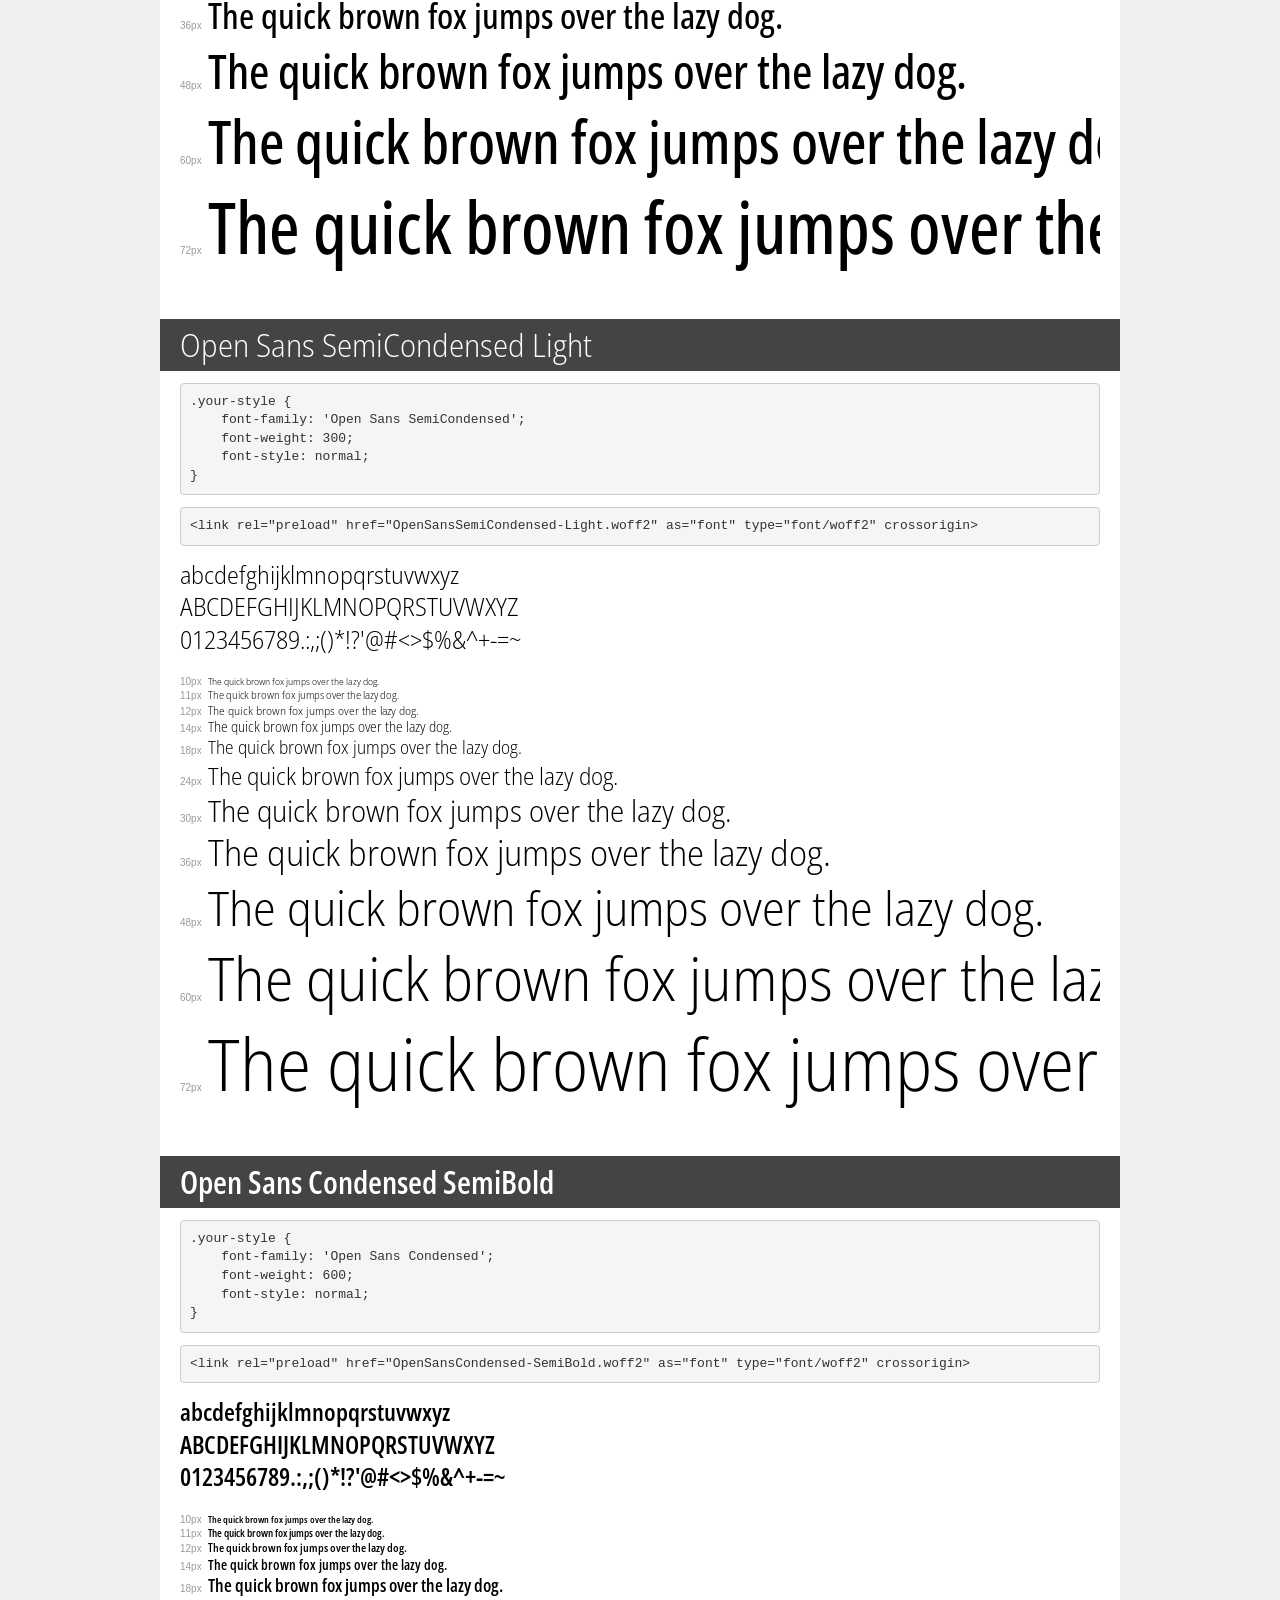
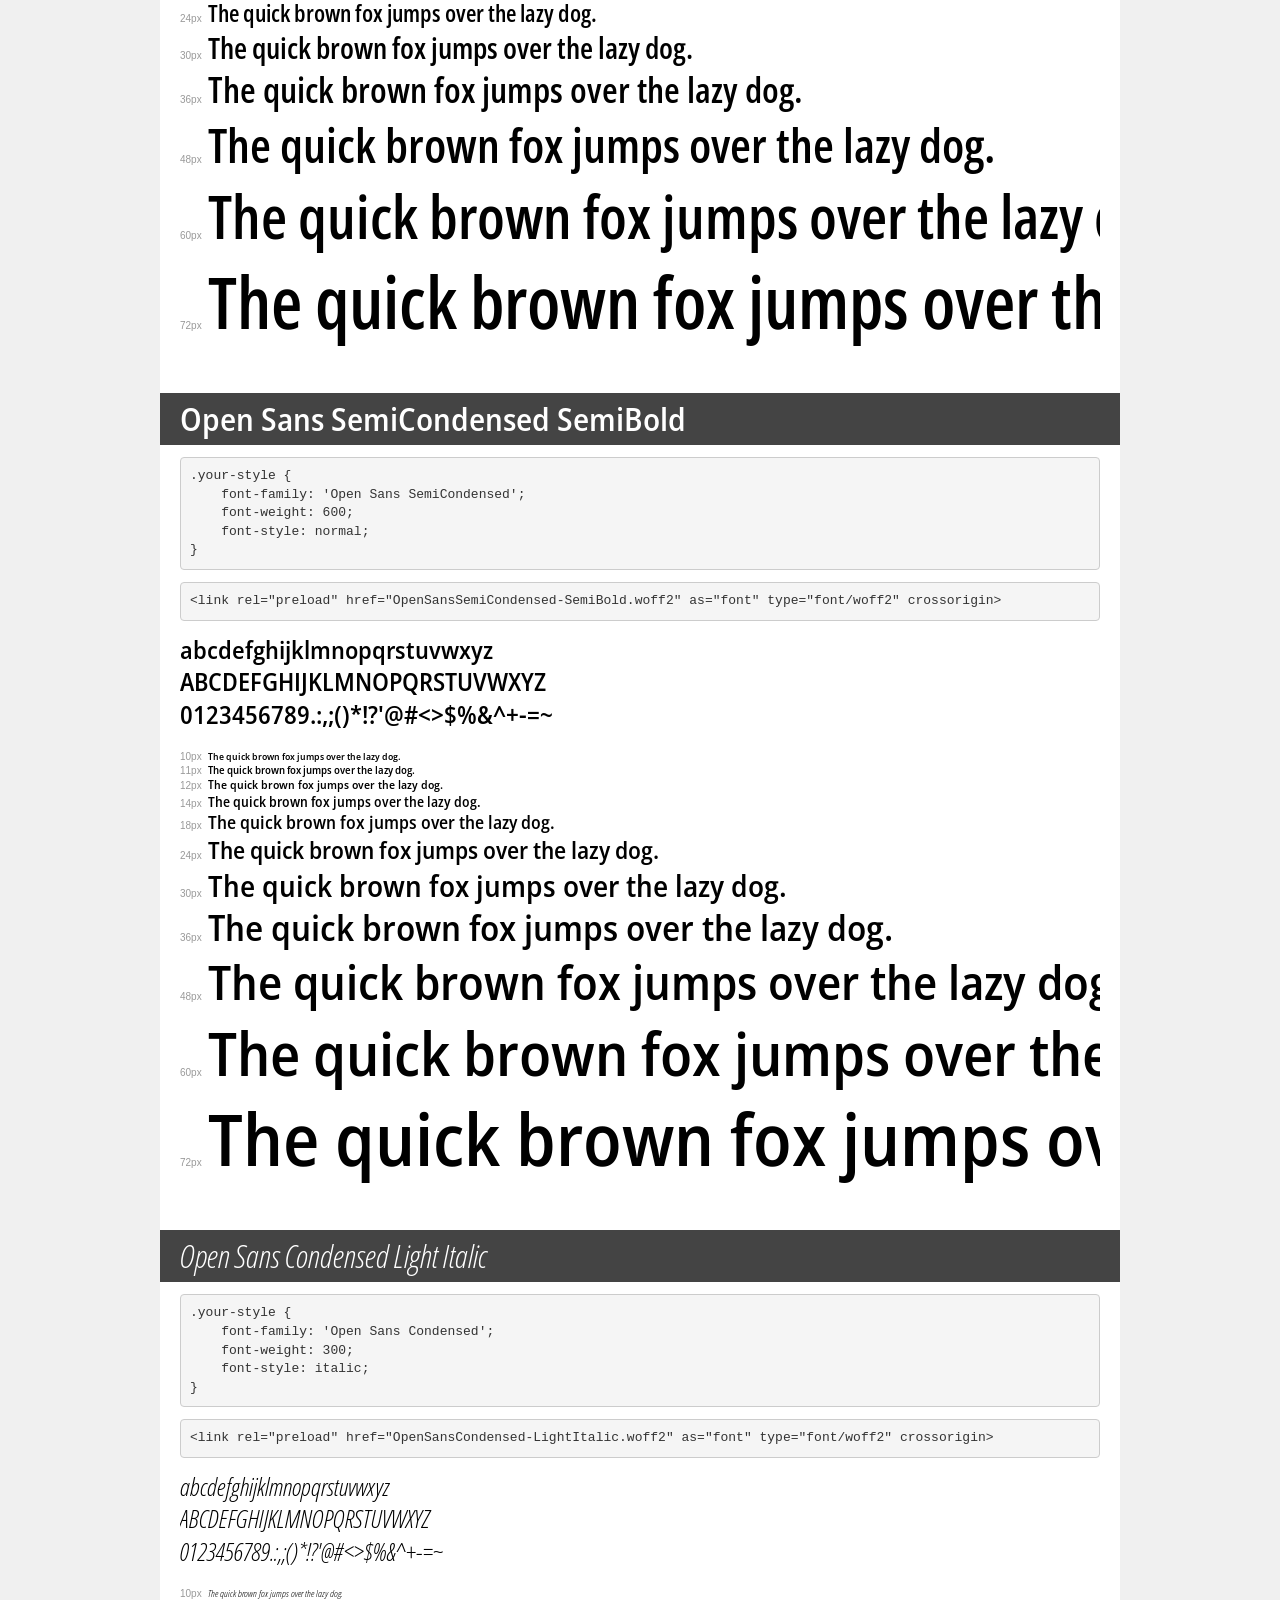
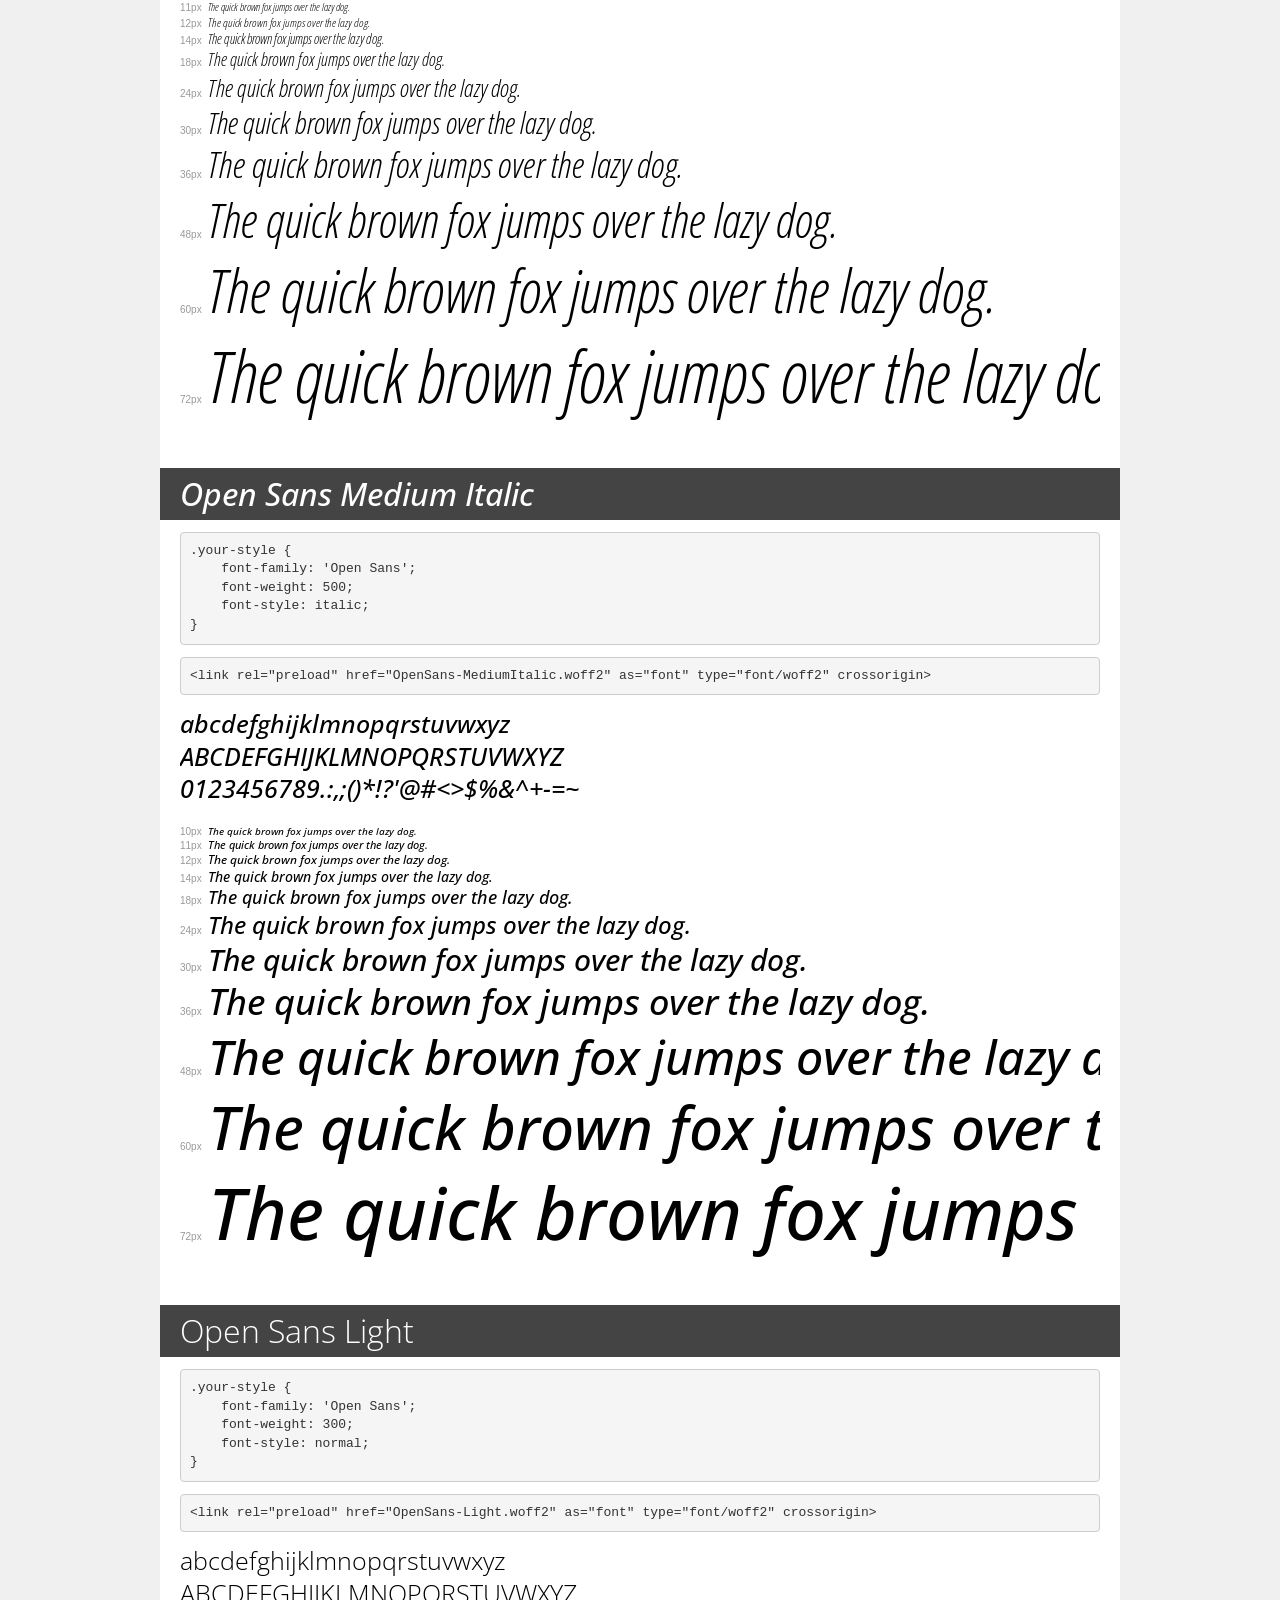
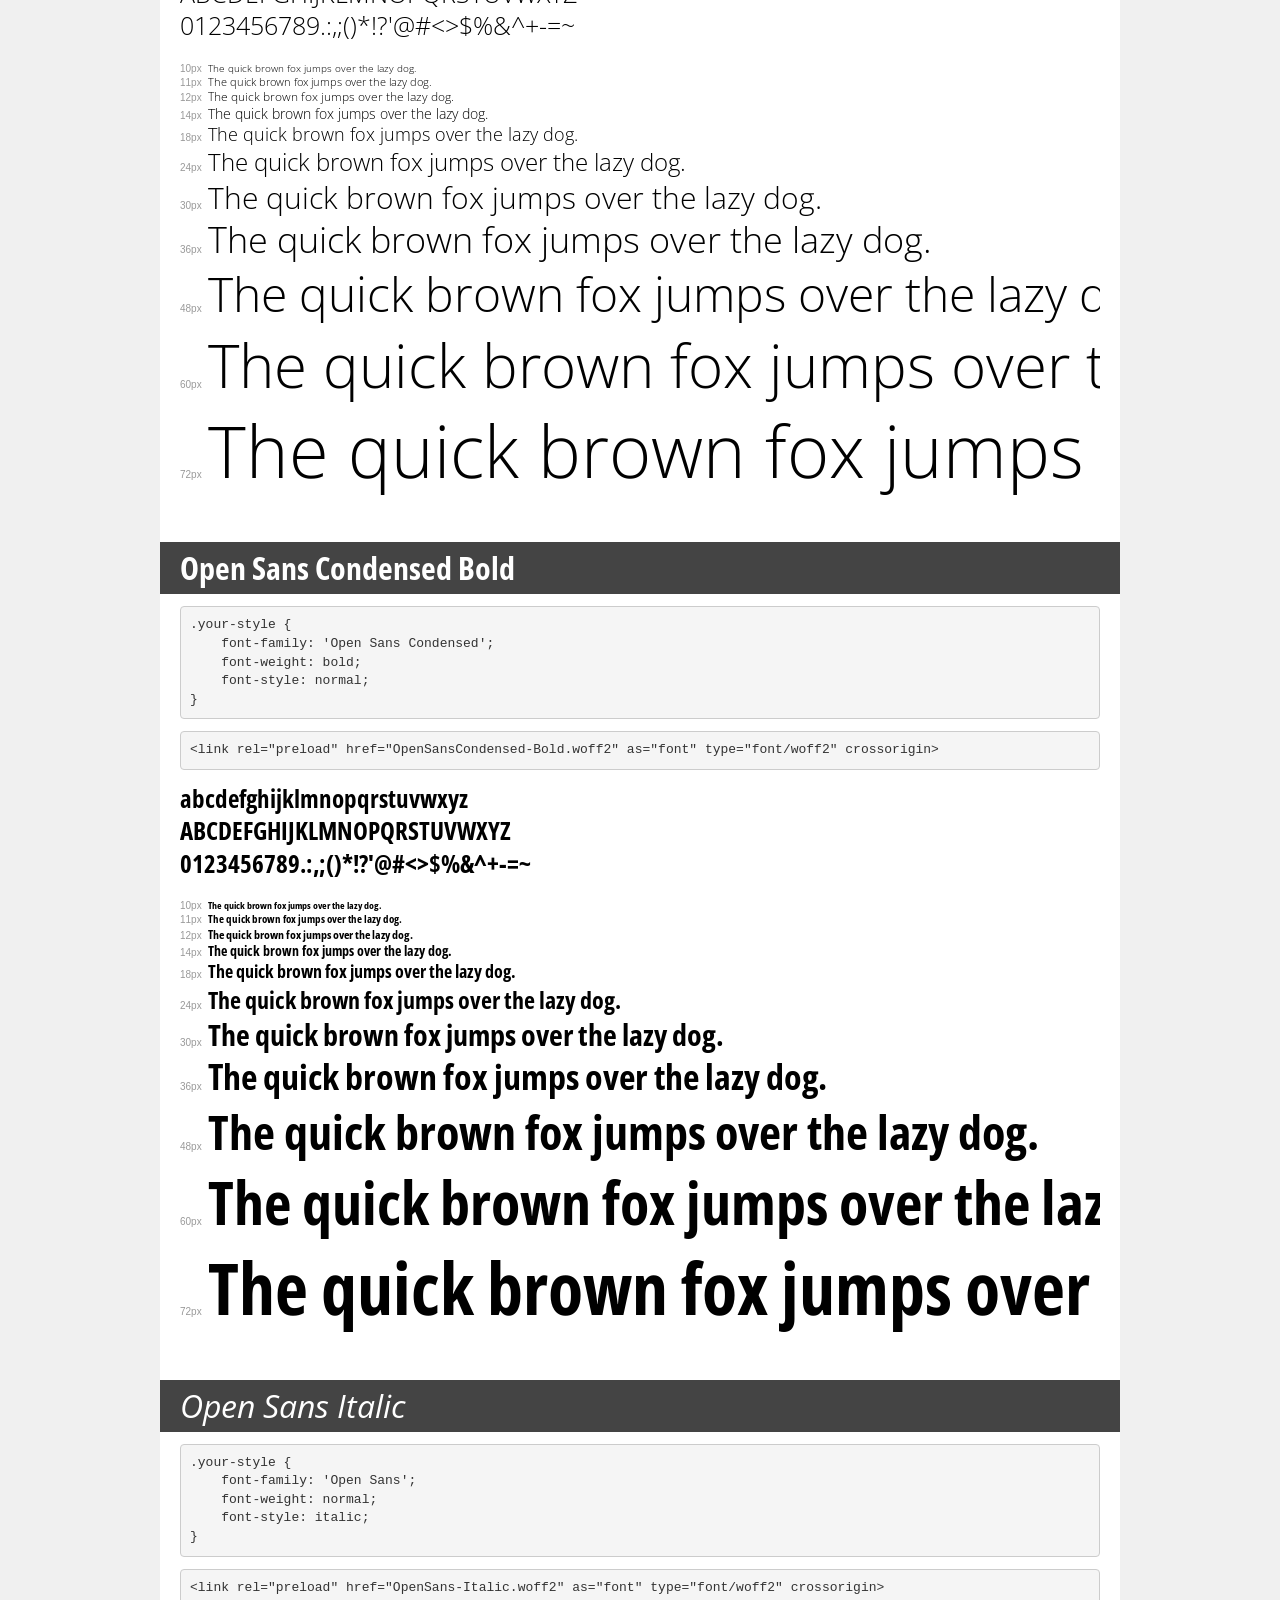
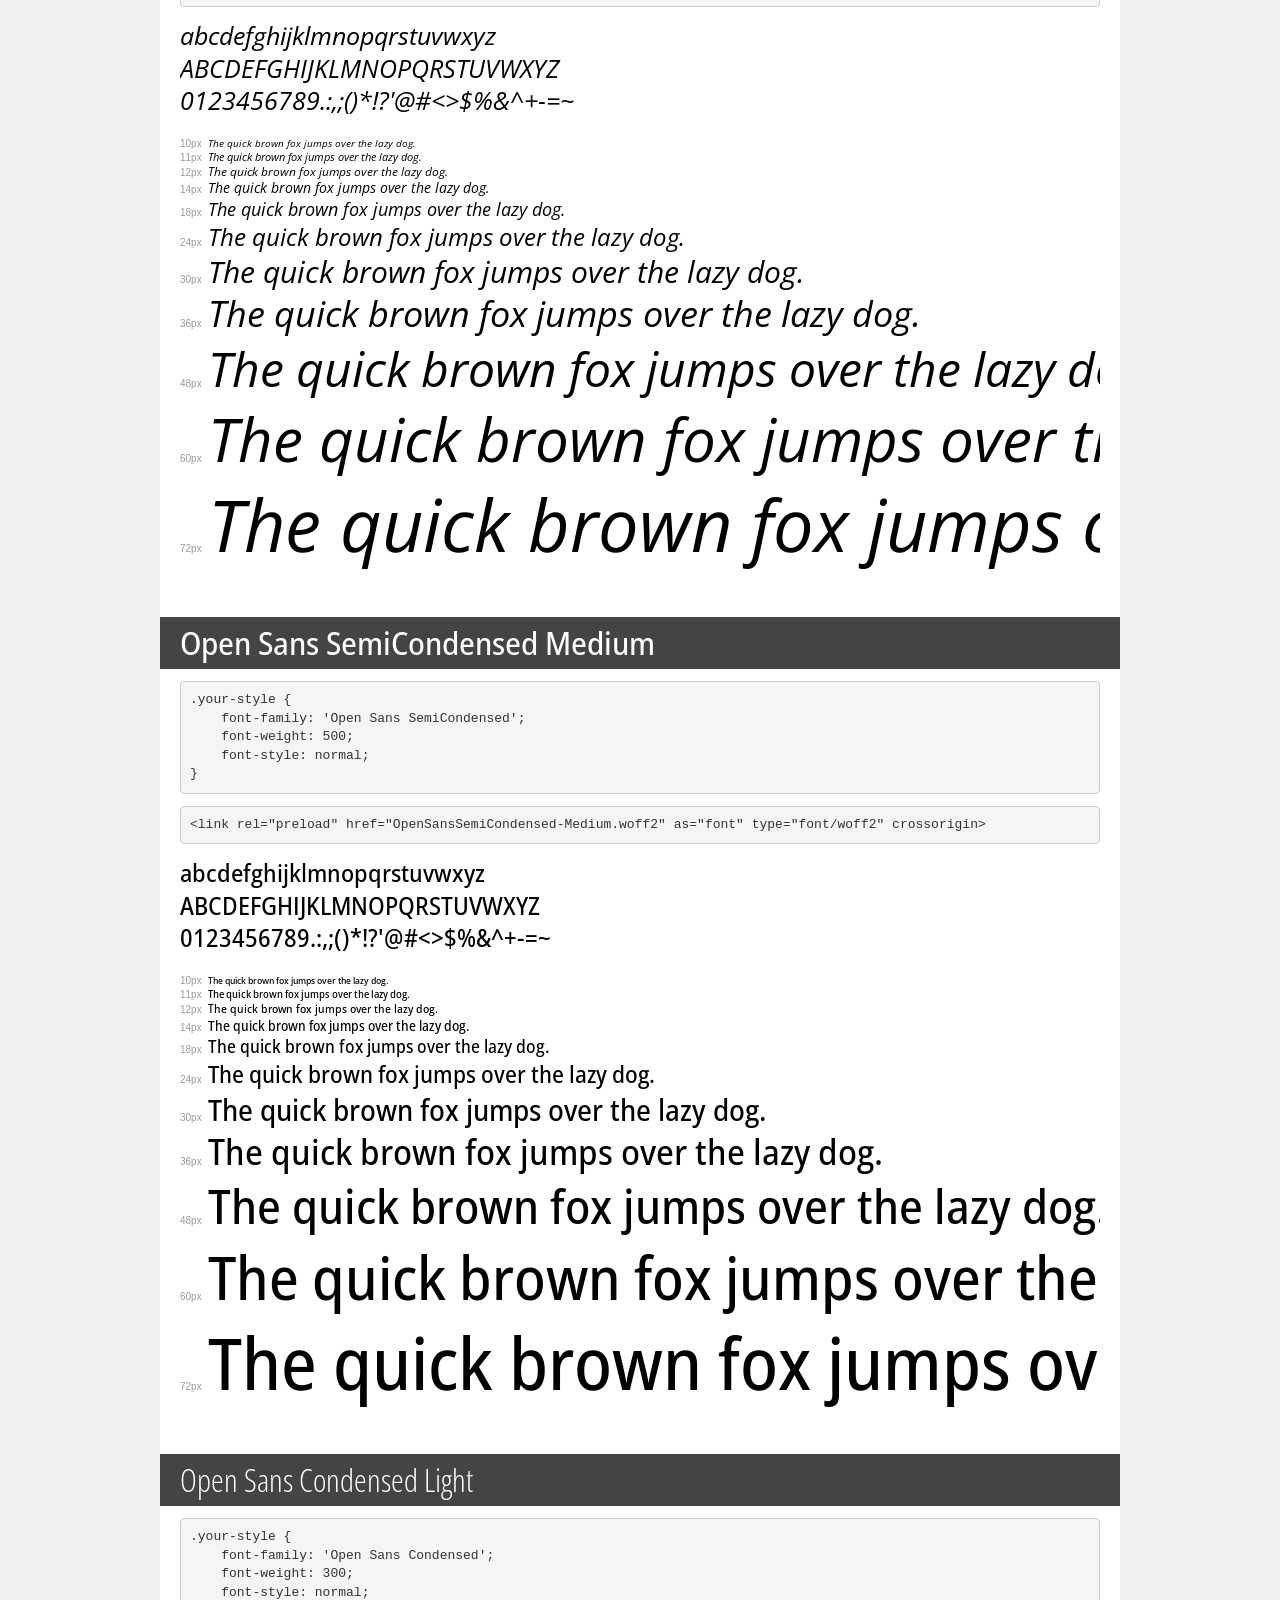
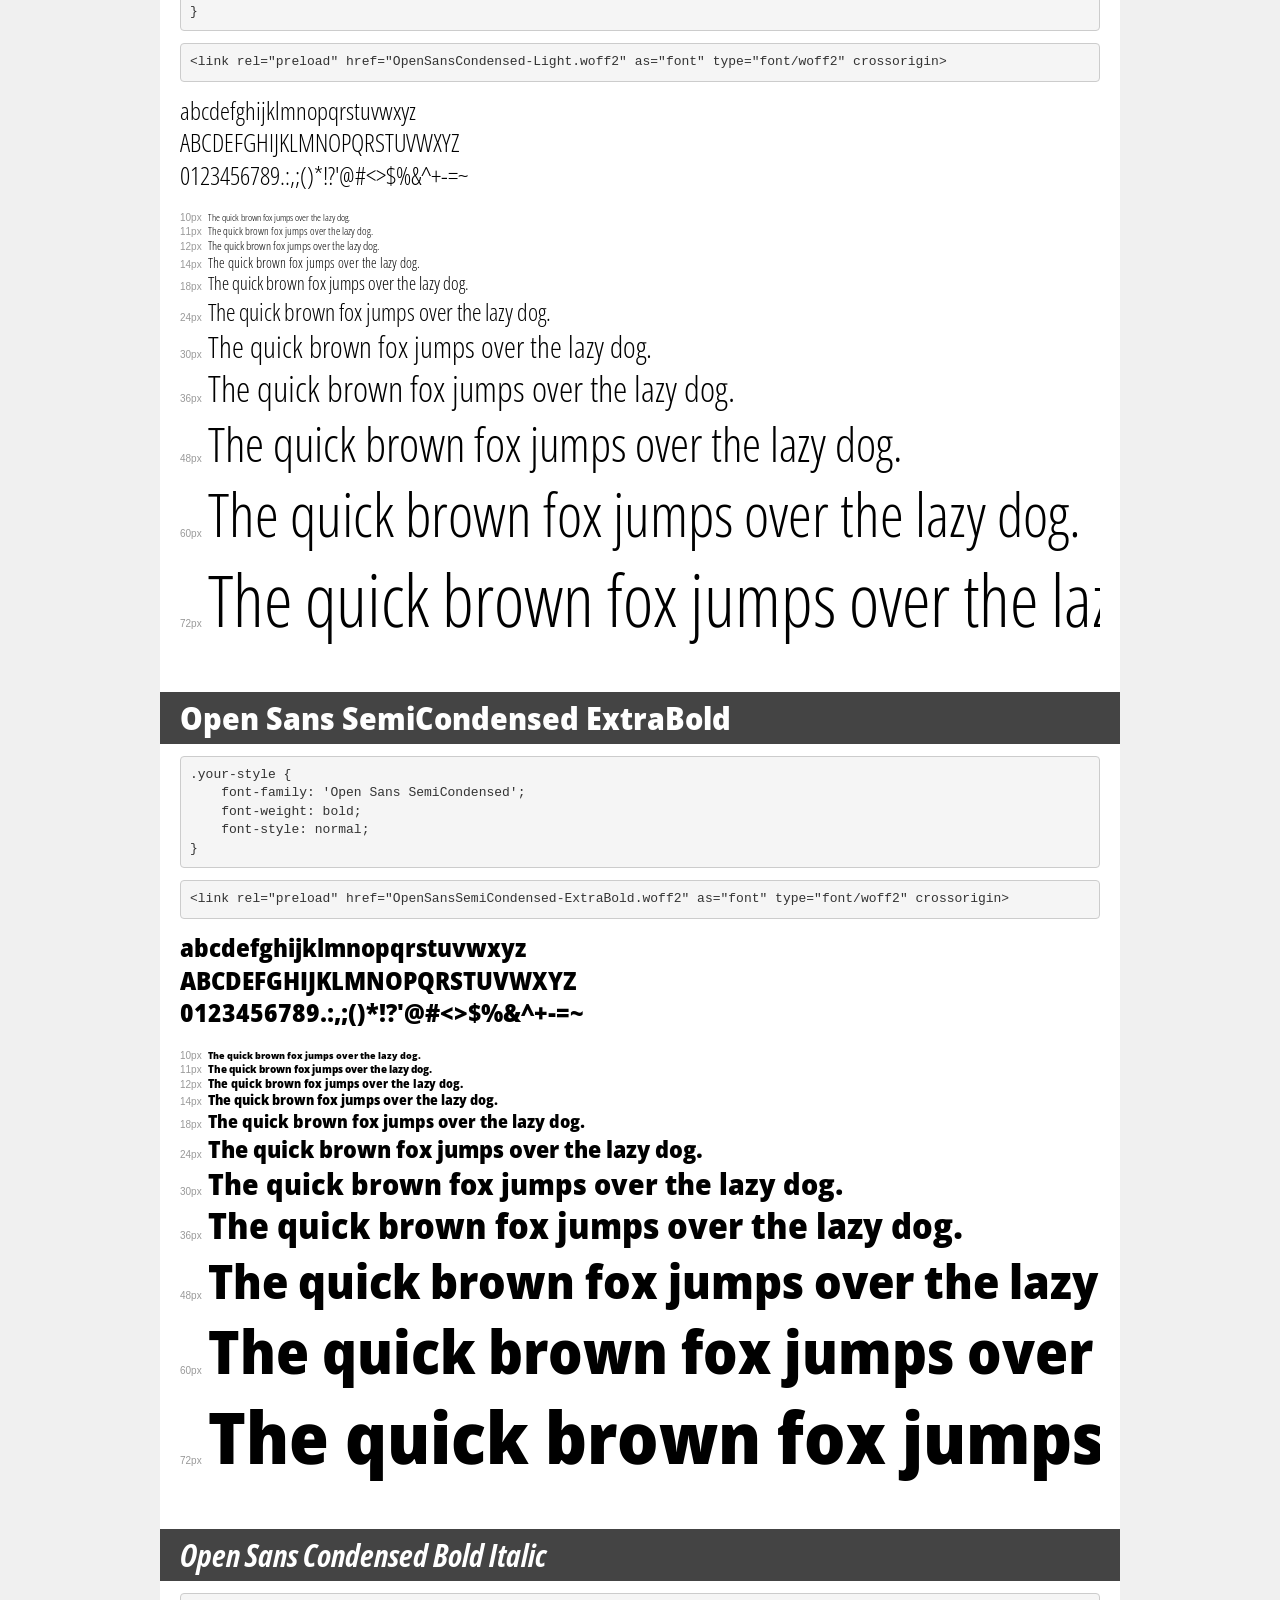
<file: assets/fonts/open-sans/demo.html>
<!DOCTYPE html>
<html lang="en">
<head>
    <meta charset="utf-8">
    <meta http-equiv="X-UA-Compatible" content="IE=edge">
    <meta name="viewport" content="width=device-width, initial-scale=1">
    <meta name="robots" content="noindex, noarchive">
    <meta name="format-detection" content="telephone=no">
    <title>Transfonter demo</title>
    <link href="stylesheet.css" rel="stylesheet">
    <style>
        /*
        http://meyerweb.com/eric/tools/css/reset/
        v2.0 | 20110126
        License: none (public domain)
        */
        html, body, div, span, applet, object, iframe,
        h1, h2, h3, h4, h5, h6, p, blockquote, pre,
        a, abbr, acronym, address, big, cite, code,
        del, dfn, em, img, ins, kbd, q, s, samp,
        small, strike, strong, sub, sup, tt, var,
        b, u, i, center,
        dl, dt, dd, ol, ul, li,
        fieldset, form, label, legend,
        table, caption, tbody, tfoot, thead, tr, th, td,
        article, aside, canvas, details, embed,
        figure, figcaption, footer, header, hgroup,
        menu, nav, output, ruby, section, summary,
        time, mark, audio, video {
            margin: 0;
            padding: 0;
            border: 0;
            font-size: 100%;
            font: inherit;
            vertical-align: baseline;
        }
        /* HTML5 display-role reset for older browsers */
        article, aside, details, figcaption, figure,
        footer, header, hgroup, menu, nav, section {
            display: block;
        }
        body {
            line-height: 1;
        }
        ol, ul {
            list-style: none;
        }
        blockquote, q {
            quotes: none;
        }
        blockquote:before, blockquote:after,
        q:before, q:after {
            content: '';
            content: none;
        }
        table {
            border-collapse: collapse;
            border-spacing: 0;
        }
        /* demo styles */
        body {
            background: #f0f0f0;
            color: #000;
        }
        .page {
            background: #fff;
            width: 920px;
            margin: 0 auto;
            padding: 20px 20px 0 20px;
            overflow: hidden;
        }
        .font-container {
            overflow-x: auto;
            overflow-y: hidden;
            margin-bottom: 40px;
            line-height: 1.3;
            white-space: nowrap;
            padding-bottom: 5px;
        }
        h1 {
            position: relative;
            background: #444;
            font-size: 32px;
            color: #fff;
            padding: 10px 20px;
            margin: 0 -20px 12px -20px;
        }
        .letters {
            font-size: 25px;
            margin-bottom: 20px;
        }
        .s10:before {
            content: '10px';
        }
        .s11:before {
            content: '11px';
        }
        .s12:before {
            content: '12px';
        }
        .s14:before {
            content: '14px';
        }
        .s18:before {
            content: '18px';
        }
        .s24:before {
            content: '24px';
        }
        .s30:before {
            content: '30px';
        }
        .s36:before {
            content: '36px';
        }
        .s48:before {
            content: '48px';
        }
        .s60:before {
            content: '60px';
        }
        .s72:before {
            content: '72px';
        }
        .s10:before, .s11:before, .s12:before, .s14:before,
        .s18:before, .s24:before, .s30:before, .s36:before,
        .s48:before, .s60:before, .s72:before {
            font-family: Arial, sans-serif;
            font-size: 10px;
            font-weight: normal;
            font-style: normal;
            color: #999;
            padding-right: 6px;
        }
        pre {
            display: block;
            padding: 9px;
            margin: 0 0 12px;
            font-family: Monaco, Menlo, Consolas, "Courier New", monospace;
            font-size: 13px;
            line-height: 1.428571429;
            color: #333;
            font-weight: normal;
            font-style: normal;
            background-color: #f5f5f5;
            border: 1px solid #ccc;
            overflow-x: auto;
            border-radius: 4px;
        }
        /* responsive */
        @media (max-width: 959px) {
            .page {
                width: auto;
                margin: 0;
            }
        }
    </style>
</head>
<body>
<div class="page">
    <div class="demo">
        <h1 style="font-family: 'Open Sans SemiCondensed'; font-weight: 500; font-style: italic;">Open Sans SemiCondensed Medium Italic</h1>
        <pre title="Usage">.your-style {
    font-family: 'Open Sans SemiCondensed';
    font-weight: 500;
    font-style: italic;
}</pre>
        <pre title="Preload (optional)">
&lt;link rel=&quot;preload&quot; href=&quot;OpenSansSemiCondensed-MediumItalic.woff2&quot; as=&quot;font&quot; type=&quot;font/woff2&quot; crossorigin&gt;</pre>
        <div class="font-container" style="font-family: 'Open Sans SemiCondensed'; font-weight: 500; font-style: italic;">
            <p class="letters">
                abcdefghijklmnopqrstuvwxyz<br>
ABCDEFGHIJKLMNOPQRSTUVWXYZ<br>
                0123456789.:,;()*!?'@#&lt;&gt;$%&^+-=~
            </p>
            <p class="s10" style="font-size: 10px;">The quick brown fox jumps over the lazy dog.</p>
            <p class="s11" style="font-size: 11px;">The quick brown fox jumps over the lazy dog.</p>
            <p class="s12" style="font-size: 12px;">The quick brown fox jumps over the lazy dog.</p>
            <p class="s14" style="font-size: 14px;">The quick brown fox jumps over the lazy dog.</p>
            <p class="s18" style="font-size: 18px;">The quick brown fox jumps over the lazy dog.</p>
            <p class="s24" style="font-size: 24px;">The quick brown fox jumps over the lazy dog.</p>
            <p class="s30" style="font-size: 30px;">The quick brown fox jumps over the lazy dog.</p>
            <p class="s36" style="font-size: 36px;">The quick brown fox jumps over the lazy dog.</p>
            <p class="s48" style="font-size: 48px;">The quick brown fox jumps over the lazy dog.</p>
            <p class="s60" style="font-size: 60px;">The quick brown fox jumps over the lazy dog.</p>
            <p class="s72" style="font-size: 72px;">The quick brown fox jumps over the lazy dog.</p>
        </div>
    </div>

    <div class="demo">
        <h1 style="font-family: 'Open Sans SemiCondensed'; font-weight: bold; font-style: normal;">Open Sans SemiCondensed Bold</h1>
        <pre title="Usage">.your-style {
    font-family: 'Open Sans SemiCondensed';
    font-weight: bold;
    font-style: normal;
}</pre>
        <pre title="Preload (optional)">
&lt;link rel=&quot;preload&quot; href=&quot;OpenSansSemiCondensed-Bold.woff2&quot; as=&quot;font&quot; type=&quot;font/woff2&quot; crossorigin&gt;</pre>
        <div class="font-container" style="font-family: 'Open Sans SemiCondensed'; font-weight: bold; font-style: normal;">
            <p class="letters">
                abcdefghijklmnopqrstuvwxyz<br>
ABCDEFGHIJKLMNOPQRSTUVWXYZ<br>
                0123456789.:,;()*!?'@#&lt;&gt;$%&^+-=~
            </p>
            <p class="s10" style="font-size: 10px;">The quick brown fox jumps over the lazy dog.</p>
            <p class="s11" style="font-size: 11px;">The quick brown fox jumps over the lazy dog.</p>
            <p class="s12" style="font-size: 12px;">The quick brown fox jumps over the lazy dog.</p>
            <p class="s14" style="font-size: 14px;">The quick brown fox jumps over the lazy dog.</p>
            <p class="s18" style="font-size: 18px;">The quick brown fox jumps over the lazy dog.</p>
            <p class="s24" style="font-size: 24px;">The quick brown fox jumps over the lazy dog.</p>
            <p class="s30" style="font-size: 30px;">The quick brown fox jumps over the lazy dog.</p>
            <p class="s36" style="font-size: 36px;">The quick brown fox jumps over the lazy dog.</p>
            <p class="s48" style="font-size: 48px;">The quick brown fox jumps over the lazy dog.</p>
            <p class="s60" style="font-size: 60px;">The quick brown fox jumps over the lazy dog.</p>
            <p class="s72" style="font-size: 72px;">The quick brown fox jumps over the lazy dog.</p>
        </div>
    </div>

    <div class="demo">
        <h1 style="font-family: 'Open Sans SemiCondensed'; font-weight: normal; font-style: normal;">Open Sans SemiCondensed Regular</h1>
        <pre title="Usage">.your-style {
    font-family: 'Open Sans SemiCondensed';
    font-weight: normal;
    font-style: normal;
}</pre>
        <pre title="Preload (optional)">
&lt;link rel=&quot;preload&quot; href=&quot;OpenSansSemiCondensed-Regular.woff2&quot; as=&quot;font&quot; type=&quot;font/woff2&quot; crossorigin&gt;</pre>
        <div class="font-container" style="font-family: 'Open Sans SemiCondensed'; font-weight: normal; font-style: normal;">
            <p class="letters">
                abcdefghijklmnopqrstuvwxyz<br>
ABCDEFGHIJKLMNOPQRSTUVWXYZ<br>
                0123456789.:,;()*!?'@#&lt;&gt;$%&^+-=~
            </p>
            <p class="s10" style="font-size: 10px;">The quick brown fox jumps over the lazy dog.</p>
            <p class="s11" style="font-size: 11px;">The quick brown fox jumps over the lazy dog.</p>
            <p class="s12" style="font-size: 12px;">The quick brown fox jumps over the lazy dog.</p>
            <p class="s14" style="font-size: 14px;">The quick brown fox jumps over the lazy dog.</p>
            <p class="s18" style="font-size: 18px;">The quick brown fox jumps over the lazy dog.</p>
            <p class="s24" style="font-size: 24px;">The quick brown fox jumps over the lazy dog.</p>
            <p class="s30" style="font-size: 30px;">The quick brown fox jumps over the lazy dog.</p>
            <p class="s36" style="font-size: 36px;">The quick brown fox jumps over the lazy dog.</p>
            <p class="s48" style="font-size: 48px;">The quick brown fox jumps over the lazy dog.</p>
            <p class="s60" style="font-size: 60px;">The quick brown fox jumps over the lazy dog.</p>
            <p class="s72" style="font-size: 72px;">The quick brown fox jumps over the lazy dog.</p>
        </div>
    </div>

    <div class="demo">
        <h1 style="font-family: 'Open Sans'; font-weight: 600; font-style: normal;">Open Sans SemiBold</h1>
        <pre title="Usage">.your-style {
    font-family: 'Open Sans';
    font-weight: 600;
    font-style: normal;
}</pre>
        <pre title="Preload (optional)">
&lt;link rel=&quot;preload&quot; href=&quot;OpenSans-SemiBold.woff2&quot; as=&quot;font&quot; type=&quot;font/woff2&quot; crossorigin&gt;</pre>
        <div class="font-container" style="font-family: 'Open Sans'; font-weight: 600; font-style: normal;">
            <p class="letters">
                abcdefghijklmnopqrstuvwxyz<br>
ABCDEFGHIJKLMNOPQRSTUVWXYZ<br>
                0123456789.:,;()*!?'@#&lt;&gt;$%&^+-=~
            </p>
            <p class="s10" style="font-size: 10px;">The quick brown fox jumps over the lazy dog.</p>
            <p class="s11" style="font-size: 11px;">The quick brown fox jumps over the lazy dog.</p>
            <p class="s12" style="font-size: 12px;">The quick brown fox jumps over the lazy dog.</p>
            <p class="s14" style="font-size: 14px;">The quick brown fox jumps over the lazy dog.</p>
            <p class="s18" style="font-size: 18px;">The quick brown fox jumps over the lazy dog.</p>
            <p class="s24" style="font-size: 24px;">The quick brown fox jumps over the lazy dog.</p>
            <p class="s30" style="font-size: 30px;">The quick brown fox jumps over the lazy dog.</p>
            <p class="s36" style="font-size: 36px;">The quick brown fox jumps over the lazy dog.</p>
            <p class="s48" style="font-size: 48px;">The quick brown fox jumps over the lazy dog.</p>
            <p class="s60" style="font-size: 60px;">The quick brown fox jumps over the lazy dog.</p>
            <p class="s72" style="font-size: 72px;">The quick brown fox jumps over the lazy dog.</p>
        </div>
    </div>

    <div class="demo">
        <h1 style="font-family: 'Open Sans'; font-weight: normal; font-style: italic;">Open Sans Italic</h1>
        <pre title="Usage">.your-style {
    font-family: 'Open Sans';
    font-weight: normal;
    font-style: italic;
}</pre>
        <pre title="Preload (optional)">
&lt;link rel=&quot;preload&quot; href=&quot;OpenSans-Italic.woff2&quot; as=&quot;font&quot; type=&quot;font/woff2&quot; crossorigin&gt;</pre>
        <div class="font-container" style="font-family: 'Open Sans'; font-weight: normal; font-style: italic;">
            <p class="letters">
                abcdefghijklmnopqrstuvwxyz<br>
ABCDEFGHIJKLMNOPQRSTUVWXYZ<br>
                0123456789.:,;()*!?'@#&lt;&gt;$%&^+-=~
            </p>
            <p class="s10" style="font-size: 10px;">The quick brown fox jumps over the lazy dog.</p>
            <p class="s11" style="font-size: 11px;">The quick brown fox jumps over the lazy dog.</p>
            <p class="s12" style="font-size: 12px;">The quick brown fox jumps over the lazy dog.</p>
            <p class="s14" style="font-size: 14px;">The quick brown fox jumps over the lazy dog.</p>
            <p class="s18" style="font-size: 18px;">The quick brown fox jumps over the lazy dog.</p>
            <p class="s24" style="font-size: 24px;">The quick brown fox jumps over the lazy dog.</p>
            <p class="s30" style="font-size: 30px;">The quick brown fox jumps over the lazy dog.</p>
            <p class="s36" style="font-size: 36px;">The quick brown fox jumps over the lazy dog.</p>
            <p class="s48" style="font-size: 48px;">The quick brown fox jumps over the lazy dog.</p>
            <p class="s60" style="font-size: 60px;">The quick brown fox jumps over the lazy dog.</p>
            <p class="s72" style="font-size: 72px;">The quick brown fox jumps over the lazy dog.</p>
        </div>
    </div>

    <div class="demo">
        <h1 style="font-family: 'Open Sans SemiCondensed'; font-weight: 600; font-style: italic;">Open Sans SemiCondensed SemiBold Italic</h1>
        <pre title="Usage">.your-style {
    font-family: 'Open Sans SemiCondensed';
    font-weight: 600;
    font-style: italic;
}</pre>
        <pre title="Preload (optional)">
&lt;link rel=&quot;preload&quot; href=&quot;OpenSansSemiCondensed-SemiBoldItalic.woff2&quot; as=&quot;font&quot; type=&quot;font/woff2&quot; crossorigin&gt;</pre>
        <div class="font-container" style="font-family: 'Open Sans SemiCondensed'; font-weight: 600; font-style: italic;">
            <p class="letters">
                abcdefghijklmnopqrstuvwxyz<br>
ABCDEFGHIJKLMNOPQRSTUVWXYZ<br>
                0123456789.:,;()*!?'@#&lt;&gt;$%&^+-=~
            </p>
            <p class="s10" style="font-size: 10px;">The quick brown fox jumps over the lazy dog.</p>
            <p class="s11" style="font-size: 11px;">The quick brown fox jumps over the lazy dog.</p>
            <p class="s12" style="font-size: 12px;">The quick brown fox jumps over the lazy dog.</p>
            <p class="s14" style="font-size: 14px;">The quick brown fox jumps over the lazy dog.</p>
            <p class="s18" style="font-size: 18px;">The quick brown fox jumps over the lazy dog.</p>
            <p class="s24" style="font-size: 24px;">The quick brown fox jumps over the lazy dog.</p>
            <p class="s30" style="font-size: 30px;">The quick brown fox jumps over the lazy dog.</p>
            <p class="s36" style="font-size: 36px;">The quick brown fox jumps over the lazy dog.</p>
            <p class="s48" style="font-size: 48px;">The quick brown fox jumps over the lazy dog.</p>
            <p class="s60" style="font-size: 60px;">The quick brown fox jumps over the lazy dog.</p>
            <p class="s72" style="font-size: 72px;">The quick brown fox jumps over the lazy dog.</p>
        </div>
    </div>

    <div class="demo">
        <h1 style="font-family: 'Open Sans Condensed'; font-weight: bold; font-style: normal;">Open Sans Condensed ExtraBold</h1>
        <pre title="Usage">.your-style {
    font-family: 'Open Sans Condensed';
    font-weight: bold;
    font-style: normal;
}</pre>
        <pre title="Preload (optional)">
&lt;link rel=&quot;preload&quot; href=&quot;OpenSansCondensed-ExtraBold.woff2&quot; as=&quot;font&quot; type=&quot;font/woff2&quot; crossorigin&gt;</pre>
        <div class="font-container" style="font-family: 'Open Sans Condensed'; font-weight: bold; font-style: normal;">
            <p class="letters">
                abcdefghijklmnopqrstuvwxyz<br>
ABCDEFGHIJKLMNOPQRSTUVWXYZ<br>
                0123456789.:,;()*!?'@#&lt;&gt;$%&^+-=~
            </p>
            <p class="s10" style="font-size: 10px;">The quick brown fox jumps over the lazy dog.</p>
            <p class="s11" style="font-size: 11px;">The quick brown fox jumps over the lazy dog.</p>
            <p class="s12" style="font-size: 12px;">The quick brown fox jumps over the lazy dog.</p>
            <p class="s14" style="font-size: 14px;">The quick brown fox jumps over the lazy dog.</p>
            <p class="s18" style="font-size: 18px;">The quick brown fox jumps over the lazy dog.</p>
            <p class="s24" style="font-size: 24px;">The quick brown fox jumps over the lazy dog.</p>
            <p class="s30" style="font-size: 30px;">The quick brown fox jumps over the lazy dog.</p>
            <p class="s36" style="font-size: 36px;">The quick brown fox jumps over the lazy dog.</p>
            <p class="s48" style="font-size: 48px;">The quick brown fox jumps over the lazy dog.</p>
            <p class="s60" style="font-size: 60px;">The quick brown fox jumps over the lazy dog.</p>
            <p class="s72" style="font-size: 72px;">The quick brown fox jumps over the lazy dog.</p>
        </div>
    </div>

    <div class="demo">
        <h1 style="font-family: 'Open Sans Condensed'; font-weight: 500; font-style: normal;">Open Sans Condensed Medium</h1>
        <pre title="Usage">.your-style {
    font-family: 'Open Sans Condensed';
    font-weight: 500;
    font-style: normal;
}</pre>
        <pre title="Preload (optional)">
&lt;link rel=&quot;preload&quot; href=&quot;OpenSansCondensed-Medium.woff2&quot; as=&quot;font&quot; type=&quot;font/woff2&quot; crossorigin&gt;</pre>
        <div class="font-container" style="font-family: 'Open Sans Condensed'; font-weight: 500; font-style: normal;">
            <p class="letters">
                abcdefghijklmnopqrstuvwxyz<br>
ABCDEFGHIJKLMNOPQRSTUVWXYZ<br>
                0123456789.:,;()*!?'@#&lt;&gt;$%&^+-=~
            </p>
            <p class="s10" style="font-size: 10px;">The quick brown fox jumps over the lazy dog.</p>
            <p class="s11" style="font-size: 11px;">The quick brown fox jumps over the lazy dog.</p>
            <p class="s12" style="font-size: 12px;">The quick brown fox jumps over the lazy dog.</p>
            <p class="s14" style="font-size: 14px;">The quick brown fox jumps over the lazy dog.</p>
            <p class="s18" style="font-size: 18px;">The quick brown fox jumps over the lazy dog.</p>
            <p class="s24" style="font-size: 24px;">The quick brown fox jumps over the lazy dog.</p>
            <p class="s30" style="font-size: 30px;">The quick brown fox jumps over the lazy dog.</p>
            <p class="s36" style="font-size: 36px;">The quick brown fox jumps over the lazy dog.</p>
            <p class="s48" style="font-size: 48px;">The quick brown fox jumps over the lazy dog.</p>
            <p class="s60" style="font-size: 60px;">The quick brown fox jumps over the lazy dog.</p>
            <p class="s72" style="font-size: 72px;">The quick brown fox jumps over the lazy dog.</p>
        </div>
    </div>

    <div class="demo">
        <h1 style="font-family: 'Open Sans SemiCondensed'; font-weight: 300; font-style: normal;">Open Sans SemiCondensed Light</h1>
        <pre title="Usage">.your-style {
    font-family: 'Open Sans SemiCondensed';
    font-weight: 300;
    font-style: normal;
}</pre>
        <pre title="Preload (optional)">
&lt;link rel=&quot;preload&quot; href=&quot;OpenSansSemiCondensed-Light.woff2&quot; as=&quot;font&quot; type=&quot;font/woff2&quot; crossorigin&gt;</pre>
        <div class="font-container" style="font-family: 'Open Sans SemiCondensed'; font-weight: 300; font-style: normal;">
            <p class="letters">
                abcdefghijklmnopqrstuvwxyz<br>
ABCDEFGHIJKLMNOPQRSTUVWXYZ<br>
                0123456789.:,;()*!?'@#&lt;&gt;$%&^+-=~
            </p>
            <p class="s10" style="font-size: 10px;">The quick brown fox jumps over the lazy dog.</p>
            <p class="s11" style="font-size: 11px;">The quick brown fox jumps over the lazy dog.</p>
            <p class="s12" style="font-size: 12px;">The quick brown fox jumps over the lazy dog.</p>
            <p class="s14" style="font-size: 14px;">The quick brown fox jumps over the lazy dog.</p>
            <p class="s18" style="font-size: 18px;">The quick brown fox jumps over the lazy dog.</p>
            <p class="s24" style="font-size: 24px;">The quick brown fox jumps over the lazy dog.</p>
            <p class="s30" style="font-size: 30px;">The quick brown fox jumps over the lazy dog.</p>
            <p class="s36" style="font-size: 36px;">The quick brown fox jumps over the lazy dog.</p>
            <p class="s48" style="font-size: 48px;">The quick brown fox jumps over the lazy dog.</p>
            <p class="s60" style="font-size: 60px;">The quick brown fox jumps over the lazy dog.</p>
            <p class="s72" style="font-size: 72px;">The quick brown fox jumps over the lazy dog.</p>
        </div>
    </div>

    <div class="demo">
        <h1 style="font-family: 'Open Sans Condensed'; font-weight: 600; font-style: normal;">Open Sans Condensed SemiBold</h1>
        <pre title="Usage">.your-style {
    font-family: 'Open Sans Condensed';
    font-weight: 600;
    font-style: normal;
}</pre>
        <pre title="Preload (optional)">
&lt;link rel=&quot;preload&quot; href=&quot;OpenSansCondensed-SemiBold.woff2&quot; as=&quot;font&quot; type=&quot;font/woff2&quot; crossorigin&gt;</pre>
        <div class="font-container" style="font-family: 'Open Sans Condensed'; font-weight: 600; font-style: normal;">
            <p class="letters">
                abcdefghijklmnopqrstuvwxyz<br>
ABCDEFGHIJKLMNOPQRSTUVWXYZ<br>
                0123456789.:,;()*!?'@#&lt;&gt;$%&^+-=~
            </p>
            <p class="s10" style="font-size: 10px;">The quick brown fox jumps over the lazy dog.</p>
            <p class="s11" style="font-size: 11px;">The quick brown fox jumps over the lazy dog.</p>
            <p class="s12" style="font-size: 12px;">The quick brown fox jumps over the lazy dog.</p>
            <p class="s14" style="font-size: 14px;">The quick brown fox jumps over the lazy dog.</p>
            <p class="s18" style="font-size: 18px;">The quick brown fox jumps over the lazy dog.</p>
            <p class="s24" style="font-size: 24px;">The quick brown fox jumps over the lazy dog.</p>
            <p class="s30" style="font-size: 30px;">The quick brown fox jumps over the lazy dog.</p>
            <p class="s36" style="font-size: 36px;">The quick brown fox jumps over the lazy dog.</p>
            <p class="s48" style="font-size: 48px;">The quick brown fox jumps over the lazy dog.</p>
            <p class="s60" style="font-size: 60px;">The quick brown fox jumps over the lazy dog.</p>
            <p class="s72" style="font-size: 72px;">The quick brown fox jumps over the lazy dog.</p>
        </div>
    </div>

    <div class="demo">
        <h1 style="font-family: 'Open Sans SemiCondensed'; font-weight: 600; font-style: normal;">Open Sans SemiCondensed SemiBold</h1>
        <pre title="Usage">.your-style {
    font-family: 'Open Sans SemiCondensed';
    font-weight: 600;
    font-style: normal;
}</pre>
        <pre title="Preload (optional)">
&lt;link rel=&quot;preload&quot; href=&quot;OpenSansSemiCondensed-SemiBold.woff2&quot; as=&quot;font&quot; type=&quot;font/woff2&quot; crossorigin&gt;</pre>
        <div class="font-container" style="font-family: 'Open Sans SemiCondensed'; font-weight: 600; font-style: normal;">
            <p class="letters">
                abcdefghijklmnopqrstuvwxyz<br>
ABCDEFGHIJKLMNOPQRSTUVWXYZ<br>
                0123456789.:,;()*!?'@#&lt;&gt;$%&^+-=~
            </p>
            <p class="s10" style="font-size: 10px;">The quick brown fox jumps over the lazy dog.</p>
            <p class="s11" style="font-size: 11px;">The quick brown fox jumps over the lazy dog.</p>
            <p class="s12" style="font-size: 12px;">The quick brown fox jumps over the lazy dog.</p>
            <p class="s14" style="font-size: 14px;">The quick brown fox jumps over the lazy dog.</p>
            <p class="s18" style="font-size: 18px;">The quick brown fox jumps over the lazy dog.</p>
            <p class="s24" style="font-size: 24px;">The quick brown fox jumps over the lazy dog.</p>
            <p class="s30" style="font-size: 30px;">The quick brown fox jumps over the lazy dog.</p>
            <p class="s36" style="font-size: 36px;">The quick brown fox jumps over the lazy dog.</p>
            <p class="s48" style="font-size: 48px;">The quick brown fox jumps over the lazy dog.</p>
            <p class="s60" style="font-size: 60px;">The quick brown fox jumps over the lazy dog.</p>
            <p class="s72" style="font-size: 72px;">The quick brown fox jumps over the lazy dog.</p>
        </div>
    </div>

    <div class="demo">
        <h1 style="font-family: 'Open Sans Condensed'; font-weight: 300; font-style: italic;">Open Sans Condensed Light Italic</h1>
        <pre title="Usage">.your-style {
    font-family: 'Open Sans Condensed';
    font-weight: 300;
    font-style: italic;
}</pre>
        <pre title="Preload (optional)">
&lt;link rel=&quot;preload&quot; href=&quot;OpenSansCondensed-LightItalic.woff2&quot; as=&quot;font&quot; type=&quot;font/woff2&quot; crossorigin&gt;</pre>
        <div class="font-container" style="font-family: 'Open Sans Condensed'; font-weight: 300; font-style: italic;">
            <p class="letters">
                abcdefghijklmnopqrstuvwxyz<br>
ABCDEFGHIJKLMNOPQRSTUVWXYZ<br>
                0123456789.:,;()*!?'@#&lt;&gt;$%&^+-=~
            </p>
            <p class="s10" style="font-size: 10px;">The quick brown fox jumps over the lazy dog.</p>
            <p class="s11" style="font-size: 11px;">The quick brown fox jumps over the lazy dog.</p>
            <p class="s12" style="font-size: 12px;">The quick brown fox jumps over the lazy dog.</p>
            <p class="s14" style="font-size: 14px;">The quick brown fox jumps over the lazy dog.</p>
            <p class="s18" style="font-size: 18px;">The quick brown fox jumps over the lazy dog.</p>
            <p class="s24" style="font-size: 24px;">The quick brown fox jumps over the lazy dog.</p>
            <p class="s30" style="font-size: 30px;">The quick brown fox jumps over the lazy dog.</p>
            <p class="s36" style="font-size: 36px;">The quick brown fox jumps over the lazy dog.</p>
            <p class="s48" style="font-size: 48px;">The quick brown fox jumps over the lazy dog.</p>
            <p class="s60" style="font-size: 60px;">The quick brown fox jumps over the lazy dog.</p>
            <p class="s72" style="font-size: 72px;">The quick brown fox jumps over the lazy dog.</p>
        </div>
    </div>

    <div class="demo">
        <h1 style="font-family: 'Open Sans'; font-weight: 500; font-style: italic;">Open Sans Medium Italic</h1>
        <pre title="Usage">.your-style {
    font-family: 'Open Sans';
    font-weight: 500;
    font-style: italic;
}</pre>
        <pre title="Preload (optional)">
&lt;link rel=&quot;preload&quot; href=&quot;OpenSans-MediumItalic.woff2&quot; as=&quot;font&quot; type=&quot;font/woff2&quot; crossorigin&gt;</pre>
        <div class="font-container" style="font-family: 'Open Sans'; font-weight: 500; font-style: italic;">
            <p class="letters">
                abcdefghijklmnopqrstuvwxyz<br>
ABCDEFGHIJKLMNOPQRSTUVWXYZ<br>
                0123456789.:,;()*!?'@#&lt;&gt;$%&^+-=~
            </p>
            <p class="s10" style="font-size: 10px;">The quick brown fox jumps over the lazy dog.</p>
            <p class="s11" style="font-size: 11px;">The quick brown fox jumps over the lazy dog.</p>
            <p class="s12" style="font-size: 12px;">The quick brown fox jumps over the lazy dog.</p>
            <p class="s14" style="font-size: 14px;">The quick brown fox jumps over the lazy dog.</p>
            <p class="s18" style="font-size: 18px;">The quick brown fox jumps over the lazy dog.</p>
            <p class="s24" style="font-size: 24px;">The quick brown fox jumps over the lazy dog.</p>
            <p class="s30" style="font-size: 30px;">The quick brown fox jumps over the lazy dog.</p>
            <p class="s36" style="font-size: 36px;">The quick brown fox jumps over the lazy dog.</p>
            <p class="s48" style="font-size: 48px;">The quick brown fox jumps over the lazy dog.</p>
            <p class="s60" style="font-size: 60px;">The quick brown fox jumps over the lazy dog.</p>
            <p class="s72" style="font-size: 72px;">The quick brown fox jumps over the lazy dog.</p>
        </div>
    </div>

    <div class="demo">
        <h1 style="font-family: 'Open Sans'; font-weight: 300; font-style: normal;">Open Sans Light</h1>
        <pre title="Usage">.your-style {
    font-family: 'Open Sans';
    font-weight: 300;
    font-style: normal;
}</pre>
        <pre title="Preload (optional)">
&lt;link rel=&quot;preload&quot; href=&quot;OpenSans-Light.woff2&quot; as=&quot;font&quot; type=&quot;font/woff2&quot; crossorigin&gt;</pre>
        <div class="font-container" style="font-family: 'Open Sans'; font-weight: 300; font-style: normal;">
            <p class="letters">
                abcdefghijklmnopqrstuvwxyz<br>
ABCDEFGHIJKLMNOPQRSTUVWXYZ<br>
                0123456789.:,;()*!?'@#&lt;&gt;$%&^+-=~
            </p>
            <p class="s10" style="font-size: 10px;">The quick brown fox jumps over the lazy dog.</p>
            <p class="s11" style="font-size: 11px;">The quick brown fox jumps over the lazy dog.</p>
            <p class="s12" style="font-size: 12px;">The quick brown fox jumps over the lazy dog.</p>
            <p class="s14" style="font-size: 14px;">The quick brown fox jumps over the lazy dog.</p>
            <p class="s18" style="font-size: 18px;">The quick brown fox jumps over the lazy dog.</p>
            <p class="s24" style="font-size: 24px;">The quick brown fox jumps over the lazy dog.</p>
            <p class="s30" style="font-size: 30px;">The quick brown fox jumps over the lazy dog.</p>
            <p class="s36" style="font-size: 36px;">The quick brown fox jumps over the lazy dog.</p>
            <p class="s48" style="font-size: 48px;">The quick brown fox jumps over the lazy dog.</p>
            <p class="s60" style="font-size: 60px;">The quick brown fox jumps over the lazy dog.</p>
            <p class="s72" style="font-size: 72px;">The quick brown fox jumps over the lazy dog.</p>
        </div>
    </div>

    <div class="demo">
        <h1 style="font-family: 'Open Sans Condensed'; font-weight: bold; font-style: normal;">Open Sans Condensed Bold</h1>
        <pre title="Usage">.your-style {
    font-family: 'Open Sans Condensed';
    font-weight: bold;
    font-style: normal;
}</pre>
        <pre title="Preload (optional)">
&lt;link rel=&quot;preload&quot; href=&quot;OpenSansCondensed-Bold.woff2&quot; as=&quot;font&quot; type=&quot;font/woff2&quot; crossorigin&gt;</pre>
        <div class="font-container" style="font-family: 'Open Sans Condensed'; font-weight: bold; font-style: normal;">
            <p class="letters">
                abcdefghijklmnopqrstuvwxyz<br>
ABCDEFGHIJKLMNOPQRSTUVWXYZ<br>
                0123456789.:,;()*!?'@#&lt;&gt;$%&^+-=~
            </p>
            <p class="s10" style="font-size: 10px;">The quick brown fox jumps over the lazy dog.</p>
            <p class="s11" style="font-size: 11px;">The quick brown fox jumps over the lazy dog.</p>
            <p class="s12" style="font-size: 12px;">The quick brown fox jumps over the lazy dog.</p>
            <p class="s14" style="font-size: 14px;">The quick brown fox jumps over the lazy dog.</p>
            <p class="s18" style="font-size: 18px;">The quick brown fox jumps over the lazy dog.</p>
            <p class="s24" style="font-size: 24px;">The quick brown fox jumps over the lazy dog.</p>
            <p class="s30" style="font-size: 30px;">The quick brown fox jumps over the lazy dog.</p>
            <p class="s36" style="font-size: 36px;">The quick brown fox jumps over the lazy dog.</p>
            <p class="s48" style="font-size: 48px;">The quick brown fox jumps over the lazy dog.</p>
            <p class="s60" style="font-size: 60px;">The quick brown fox jumps over the lazy dog.</p>
            <p class="s72" style="font-size: 72px;">The quick brown fox jumps over the lazy dog.</p>
        </div>
    </div>

    <div class="demo">
        <h1 style="font-family: 'Open Sans'; font-weight: normal; font-style: italic;">Open Sans Italic</h1>
        <pre title="Usage">.your-style {
    font-family: 'Open Sans';
    font-weight: normal;
    font-style: italic;
}</pre>
        <pre title="Preload (optional)">
&lt;link rel=&quot;preload&quot; href=&quot;OpenSans-Italic.woff2&quot; as=&quot;font&quot; type=&quot;font/woff2&quot; crossorigin&gt;</pre>
        <div class="font-container" style="font-family: 'Open Sans'; font-weight: normal; font-style: italic;">
            <p class="letters">
                abcdefghijklmnopqrstuvwxyz<br>
ABCDEFGHIJKLMNOPQRSTUVWXYZ<br>
                0123456789.:,;()*!?'@#&lt;&gt;$%&^+-=~
            </p>
            <p class="s10" style="font-size: 10px;">The quick brown fox jumps over the lazy dog.</p>
            <p class="s11" style="font-size: 11px;">The quick brown fox jumps over the lazy dog.</p>
            <p class="s12" style="font-size: 12px;">The quick brown fox jumps over the lazy dog.</p>
            <p class="s14" style="font-size: 14px;">The quick brown fox jumps over the lazy dog.</p>
            <p class="s18" style="font-size: 18px;">The quick brown fox jumps over the lazy dog.</p>
            <p class="s24" style="font-size: 24px;">The quick brown fox jumps over the lazy dog.</p>
            <p class="s30" style="font-size: 30px;">The quick brown fox jumps over the lazy dog.</p>
            <p class="s36" style="font-size: 36px;">The quick brown fox jumps over the lazy dog.</p>
            <p class="s48" style="font-size: 48px;">The quick brown fox jumps over the lazy dog.</p>
            <p class="s60" style="font-size: 60px;">The quick brown fox jumps over the lazy dog.</p>
            <p class="s72" style="font-size: 72px;">The quick brown fox jumps over the lazy dog.</p>
        </div>
    </div>

    <div class="demo">
        <h1 style="font-family: 'Open Sans SemiCondensed'; font-weight: 500; font-style: normal;">Open Sans SemiCondensed Medium</h1>
        <pre title="Usage">.your-style {
    font-family: 'Open Sans SemiCondensed';
    font-weight: 500;
    font-style: normal;
}</pre>
        <pre title="Preload (optional)">
&lt;link rel=&quot;preload&quot; href=&quot;OpenSansSemiCondensed-Medium.woff2&quot; as=&quot;font&quot; type=&quot;font/woff2&quot; crossorigin&gt;</pre>
        <div class="font-container" style="font-family: 'Open Sans SemiCondensed'; font-weight: 500; font-style: normal;">
            <p class="letters">
                abcdefghijklmnopqrstuvwxyz<br>
ABCDEFGHIJKLMNOPQRSTUVWXYZ<br>
                0123456789.:,;()*!?'@#&lt;&gt;$%&^+-=~
            </p>
            <p class="s10" style="font-size: 10px;">The quick brown fox jumps over the lazy dog.</p>
            <p class="s11" style="font-size: 11px;">The quick brown fox jumps over the lazy dog.</p>
            <p class="s12" style="font-size: 12px;">The quick brown fox jumps over the lazy dog.</p>
            <p class="s14" style="font-size: 14px;">The quick brown fox jumps over the lazy dog.</p>
            <p class="s18" style="font-size: 18px;">The quick brown fox jumps over the lazy dog.</p>
            <p class="s24" style="font-size: 24px;">The quick brown fox jumps over the lazy dog.</p>
            <p class="s30" style="font-size: 30px;">The quick brown fox jumps over the lazy dog.</p>
            <p class="s36" style="font-size: 36px;">The quick brown fox jumps over the lazy dog.</p>
            <p class="s48" style="font-size: 48px;">The quick brown fox jumps over the lazy dog.</p>
            <p class="s60" style="font-size: 60px;">The quick brown fox jumps over the lazy dog.</p>
            <p class="s72" style="font-size: 72px;">The quick brown fox jumps over the lazy dog.</p>
        </div>
    </div>

    <div class="demo">
        <h1 style="font-family: 'Open Sans Condensed'; font-weight: 300; font-style: normal;">Open Sans Condensed Light</h1>
        <pre title="Usage">.your-style {
    font-family: 'Open Sans Condensed';
    font-weight: 300;
    font-style: normal;
}</pre>
        <pre title="Preload (optional)">
&lt;link rel=&quot;preload&quot; href=&quot;OpenSansCondensed-Light.woff2&quot; as=&quot;font&quot; type=&quot;font/woff2&quot; crossorigin&gt;</pre>
        <div class="font-container" style="font-family: 'Open Sans Condensed'; font-weight: 300; font-style: normal;">
            <p class="letters">
                abcdefghijklmnopqrstuvwxyz<br>
ABCDEFGHIJKLMNOPQRSTUVWXYZ<br>
                0123456789.:,;()*!?'@#&lt;&gt;$%&^+-=~
            </p>
            <p class="s10" style="font-size: 10px;">The quick brown fox jumps over the lazy dog.</p>
            <p class="s11" style="font-size: 11px;">The quick brown fox jumps over the lazy dog.</p>
            <p class="s12" style="font-size: 12px;">The quick brown fox jumps over the lazy dog.</p>
            <p class="s14" style="font-size: 14px;">The quick brown fox jumps over the lazy dog.</p>
            <p class="s18" style="font-size: 18px;">The quick brown fox jumps over the lazy dog.</p>
            <p class="s24" style="font-size: 24px;">The quick brown fox jumps over the lazy dog.</p>
            <p class="s30" style="font-size: 30px;">The quick brown fox jumps over the lazy dog.</p>
            <p class="s36" style="font-size: 36px;">The quick brown fox jumps over the lazy dog.</p>
            <p class="s48" style="font-size: 48px;">The quick brown fox jumps over the lazy dog.</p>
            <p class="s60" style="font-size: 60px;">The quick brown fox jumps over the lazy dog.</p>
            <p class="s72" style="font-size: 72px;">The quick brown fox jumps over the lazy dog.</p>
        </div>
    </div>

    <div class="demo">
        <h1 style="font-family: 'Open Sans SemiCondensed'; font-weight: bold; font-style: normal;">Open Sans SemiCondensed ExtraBold</h1>
        <pre title="Usage">.your-style {
    font-family: 'Open Sans SemiCondensed';
    font-weight: bold;
    font-style: normal;
}</pre>
        <pre title="Preload (optional)">
&lt;link rel=&quot;preload&quot; href=&quot;OpenSansSemiCondensed-ExtraBold.woff2&quot; as=&quot;font&quot; type=&quot;font/woff2&quot; crossorigin&gt;</pre>
        <div class="font-container" style="font-family: 'Open Sans SemiCondensed'; font-weight: bold; font-style: normal;">
            <p class="letters">
                abcdefghijklmnopqrstuvwxyz<br>
ABCDEFGHIJKLMNOPQRSTUVWXYZ<br>
                0123456789.:,;()*!?'@#&lt;&gt;$%&^+-=~
            </p>
            <p class="s10" style="font-size: 10px;">The quick brown fox jumps over the lazy dog.</p>
            <p class="s11" style="font-size: 11px;">The quick brown fox jumps over the lazy dog.</p>
            <p class="s12" style="font-size: 12px;">The quick brown fox jumps over the lazy dog.</p>
            <p class="s14" style="font-size: 14px;">The quick brown fox jumps over the lazy dog.</p>
            <p class="s18" style="font-size: 18px;">The quick brown fox jumps over the lazy dog.</p>
            <p class="s24" style="font-size: 24px;">The quick brown fox jumps over the lazy dog.</p>
            <p class="s30" style="font-size: 30px;">The quick brown fox jumps over the lazy dog.</p>
            <p class="s36" style="font-size: 36px;">The quick brown fox jumps over the lazy dog.</p>
            <p class="s48" style="font-size: 48px;">The quick brown fox jumps over the lazy dog.</p>
            <p class="s60" style="font-size: 60px;">The quick brown fox jumps over the lazy dog.</p>
            <p class="s72" style="font-size: 72px;">The quick brown fox jumps over the lazy dog.</p>
        </div>
    </div>

    <div class="demo">
        <h1 style="font-family: 'Open Sans Condensed'; font-weight: bold; font-style: italic;">Open Sans Condensed Bold Italic</h1>
        <pre title="Usage">.your-style {
    font-family: 'Open Sans Condensed';
    font-weight: bold;
    font-style: italic;
}</pre>
        <pre title="Preload (optional)">
&lt;link rel=&quot;preload&quot; href=&quot;OpenSansCondensed-BoldItalic.woff2&quot; as=&quot;font&quot; type=&quot;font/woff2&quot; crossorigin&gt;</pre>
        <div class="font-container" style="font-family: 'Open Sans Condensed'; font-weight: bold; font-style: italic;">
            <p class="letters">
                abcdefghijklmnopqrstuvwxyz<br>
ABCDEFGHIJKLMNOPQRSTUVWXYZ<br>
                0123456789.:,;()*!?'@#&lt;&gt;$%&^+-=~
            </p>
            <p class="s10" style="font-size: 10px;">The quick brown fox jumps over the lazy dog.</p>
            <p class="s11" style="font-size: 11px;">The quick brown fox jumps over the lazy dog.</p>
            <p class="s12" style="font-size: 12px;">The quick brown fox jumps over the lazy dog.</p>
            <p class="s14" style="font-size: 14px;">The quick brown fox jumps over the lazy dog.</p>
            <p class="s18" style="font-size: 18px;">The quick brown fox jumps over the lazy dog.</p>
            <p class="s24" style="font-size: 24px;">The quick brown fox jumps over the lazy dog.</p>
            <p class="s30" style="font-size: 30px;">The quick brown fox jumps over the lazy dog.</p>
            <p class="s36" style="font-size: 36px;">The quick brown fox jumps over the lazy dog.</p>
            <p class="s48" style="font-size: 48px;">The quick brown fox jumps over the lazy dog.</p>
            <p class="s60" style="font-size: 60px;">The quick brown fox jumps over the lazy dog.</p>
            <p class="s72" style="font-size: 72px;">The quick brown fox jumps over the lazy dog.</p>
        </div>
    </div>

    <div class="demo">
        <h1 style="font-family: 'Open Sans Condensed'; font-weight: 600; font-style: italic;">Open Sans Condensed SemiBold Italic</h1>
        <pre title="Usage">.your-style {
    font-family: 'Open Sans Condensed';
    font-weight: 600;
    font-style: italic;
}</pre>
        <pre title="Preload (optional)">
&lt;link rel=&quot;preload&quot; href=&quot;OpenSansCondensed-SemiBoldItalic.woff2&quot; as=&quot;font&quot; type=&quot;font/woff2&quot; crossorigin&gt;</pre>
        <div class="font-container" style="font-family: 'Open Sans Condensed'; font-weight: 600; font-style: italic;">
            <p class="letters">
                abcdefghijklmnopqrstuvwxyz<br>
ABCDEFGHIJKLMNOPQRSTUVWXYZ<br>
                0123456789.:,;()*!?'@#&lt;&gt;$%&^+-=~
            </p>
            <p class="s10" style="font-size: 10px;">The quick brown fox jumps over the lazy dog.</p>
            <p class="s11" style="font-size: 11px;">The quick brown fox jumps over the lazy dog.</p>
            <p class="s12" style="font-size: 12px;">The quick brown fox jumps over the lazy dog.</p>
            <p class="s14" style="font-size: 14px;">The quick brown fox jumps over the lazy dog.</p>
            <p class="s18" style="font-size: 18px;">The quick brown fox jumps over the lazy dog.</p>
            <p class="s24" style="font-size: 24px;">The quick brown fox jumps over the lazy dog.</p>
            <p class="s30" style="font-size: 30px;">The quick brown fox jumps over the lazy dog.</p>
            <p class="s36" style="font-size: 36px;">The quick brown fox jumps over the lazy dog.</p>
            <p class="s48" style="font-size: 48px;">The quick brown fox jumps over the lazy dog.</p>
            <p class="s60" style="font-size: 60px;">The quick brown fox jumps over the lazy dog.</p>
            <p class="s72" style="font-size: 72px;">The quick brown fox jumps over the lazy dog.</p>
        </div>
    </div>

    <div class="demo">
        <h1 style="font-family: 'Open Sans SemiCondensed'; font-weight: 300; font-style: italic;">Open Sans SemiCondensed Light Italic</h1>
        <pre title="Usage">.your-style {
    font-family: 'Open Sans SemiCondensed';
    font-weight: 300;
    font-style: italic;
}</pre>
        <pre title="Preload (optional)">
&lt;link rel=&quot;preload&quot; href=&quot;OpenSansSemiCondensed-LightItalic.woff2&quot; as=&quot;font&quot; type=&quot;font/woff2&quot; crossorigin&gt;</pre>
        <div class="font-container" style="font-family: 'Open Sans SemiCondensed'; font-weight: 300; font-style: italic;">
            <p class="letters">
                abcdefghijklmnopqrstuvwxyz<br>
ABCDEFGHIJKLMNOPQRSTUVWXYZ<br>
                0123456789.:,;()*!?'@#&lt;&gt;$%&^+-=~
            </p>
            <p class="s10" style="font-size: 10px;">The quick brown fox jumps over the lazy dog.</p>
            <p class="s11" style="font-size: 11px;">The quick brown fox jumps over the lazy dog.</p>
            <p class="s12" style="font-size: 12px;">The quick brown fox jumps over the lazy dog.</p>
            <p class="s14" style="font-size: 14px;">The quick brown fox jumps over the lazy dog.</p>
            <p class="s18" style="font-size: 18px;">The quick brown fox jumps over the lazy dog.</p>
            <p class="s24" style="font-size: 24px;">The quick brown fox jumps over the lazy dog.</p>
            <p class="s30" style="font-size: 30px;">The quick brown fox jumps over the lazy dog.</p>
            <p class="s36" style="font-size: 36px;">The quick brown fox jumps over the lazy dog.</p>
            <p class="s48" style="font-size: 48px;">The quick brown fox jumps over the lazy dog.</p>
            <p class="s60" style="font-size: 60px;">The quick brown fox jumps over the lazy dog.</p>
            <p class="s72" style="font-size: 72px;">The quick brown fox jumps over the lazy dog.</p>
        </div>
    </div>

    <div class="demo">
        <h1 style="font-family: 'Open Sans'; font-weight: bold; font-style: normal;">Open Sans ExtraBold</h1>
        <pre title="Usage">.your-style {
    font-family: 'Open Sans';
    font-weight: bold;
    font-style: normal;
}</pre>
        <pre title="Preload (optional)">
&lt;link rel=&quot;preload&quot; href=&quot;OpenSans-ExtraBold.woff2&quot; as=&quot;font&quot; type=&quot;font/woff2&quot; crossorigin&gt;</pre>
        <div class="font-container" style="font-family: 'Open Sans'; font-weight: bold; font-style: normal;">
            <p class="letters">
                abcdefghijklmnopqrstuvwxyz<br>
ABCDEFGHIJKLMNOPQRSTUVWXYZ<br>
                0123456789.:,;()*!?'@#&lt;&gt;$%&^+-=~
            </p>
            <p class="s10" style="font-size: 10px;">The quick brown fox jumps over the lazy dog.</p>
            <p class="s11" style="font-size: 11px;">The quick brown fox jumps over the lazy dog.</p>
            <p class="s12" style="font-size: 12px;">The quick brown fox jumps over the lazy dog.</p>
            <p class="s14" style="font-size: 14px;">The quick brown fox jumps over the lazy dog.</p>
            <p class="s18" style="font-size: 18px;">The quick brown fox jumps over the lazy dog.</p>
            <p class="s24" style="font-size: 24px;">The quick brown fox jumps over the lazy dog.</p>
            <p class="s30" style="font-size: 30px;">The quick brown fox jumps over the lazy dog.</p>
            <p class="s36" style="font-size: 36px;">The quick brown fox jumps over the lazy dog.</p>
            <p class="s48" style="font-size: 48px;">The quick brown fox jumps over the lazy dog.</p>
            <p class="s60" style="font-size: 60px;">The quick brown fox jumps over the lazy dog.</p>
            <p class="s72" style="font-size: 72px;">The quick brown fox jumps over the lazy dog.</p>
        </div>
    </div>

    <div class="demo">
        <h1 style="font-family: 'Open Sans'; font-weight: 300; font-style: italic;">Open Sans Light Italic</h1>
        <pre title="Usage">.your-style {
    font-family: 'Open Sans';
    font-weight: 300;
    font-style: italic;
}</pre>
        <pre title="Preload (optional)">
&lt;link rel=&quot;preload&quot; href=&quot;OpenSans-LightItalic.woff2&quot; as=&quot;font&quot; type=&quot;font/woff2&quot; crossorigin&gt;</pre>
        <div class="font-container" style="font-family: 'Open Sans'; font-weight: 300; font-style: italic;">
            <p class="letters">
                abcdefghijklmnopqrstuvwxyz<br>
ABCDEFGHIJKLMNOPQRSTUVWXYZ<br>
                0123456789.:,;()*!?'@#&lt;&gt;$%&^+-=~
            </p>
            <p class="s10" style="font-size: 10px;">The quick brown fox jumps over the lazy dog.</p>
            <p class="s11" style="font-size: 11px;">The quick brown fox jumps over the lazy dog.</p>
            <p class="s12" style="font-size: 12px;">The quick brown fox jumps over the lazy dog.</p>
            <p class="s14" style="font-size: 14px;">The quick brown fox jumps over the lazy dog.</p>
            <p class="s18" style="font-size: 18px;">The quick brown fox jumps over the lazy dog.</p>
            <p class="s24" style="font-size: 24px;">The quick brown fox jumps over the lazy dog.</p>
            <p class="s30" style="font-size: 30px;">The quick brown fox jumps over the lazy dog.</p>
            <p class="s36" style="font-size: 36px;">The quick brown fox jumps over the lazy dog.</p>
            <p class="s48" style="font-size: 48px;">The quick brown fox jumps over the lazy dog.</p>
            <p class="s60" style="font-size: 60px;">The quick brown fox jumps over the lazy dog.</p>
            <p class="s72" style="font-size: 72px;">The quick brown fox jumps over the lazy dog.</p>
        </div>
    </div>

    <div class="demo">
        <h1 style="font-family: 'Open Sans'; font-weight: 500; font-style: normal;">Open Sans Medium</h1>
        <pre title="Usage">.your-style {
    font-family: 'Open Sans';
    font-weight: 500;
    font-style: normal;
}</pre>
        <pre title="Preload (optional)">
&lt;link rel=&quot;preload&quot; href=&quot;OpenSans-Medium.woff2&quot; as=&quot;font&quot; type=&quot;font/woff2&quot; crossorigin&gt;</pre>
        <div class="font-container" style="font-family: 'Open Sans'; font-weight: 500; font-style: normal;">
            <p class="letters">
                abcdefghijklmnopqrstuvwxyz<br>
ABCDEFGHIJKLMNOPQRSTUVWXYZ<br>
                0123456789.:,;()*!?'@#&lt;&gt;$%&^+-=~
            </p>
            <p class="s10" style="font-size: 10px;">The quick brown fox jumps over the lazy dog.</p>
            <p class="s11" style="font-size: 11px;">The quick brown fox jumps over the lazy dog.</p>
            <p class="s12" style="font-size: 12px;">The quick brown fox jumps over the lazy dog.</p>
            <p class="s14" style="font-size: 14px;">The quick brown fox jumps over the lazy dog.</p>
            <p class="s18" style="font-size: 18px;">The quick brown fox jumps over the lazy dog.</p>
            <p class="s24" style="font-size: 24px;">The quick brown fox jumps over the lazy dog.</p>
            <p class="s30" style="font-size: 30px;">The quick brown fox jumps over the lazy dog.</p>
            <p class="s36" style="font-size: 36px;">The quick brown fox jumps over the lazy dog.</p>
            <p class="s48" style="font-size: 48px;">The quick brown fox jumps over the lazy dog.</p>
            <p class="s60" style="font-size: 60px;">The quick brown fox jumps over the lazy dog.</p>
            <p class="s72" style="font-size: 72px;">The quick brown fox jumps over the lazy dog.</p>
        </div>
    </div>

    <div class="demo">
        <h1 style="font-family: 'Open Sans'; font-weight: 600; font-style: italic;">Open Sans SemiBold Italic</h1>
        <pre title="Usage">.your-style {
    font-family: 'Open Sans';
    font-weight: 600;
    font-style: italic;
}</pre>
        <pre title="Preload (optional)">
&lt;link rel=&quot;preload&quot; href=&quot;OpenSans-SemiBoldItalic.woff2&quot; as=&quot;font&quot; type=&quot;font/woff2&quot; crossorigin&gt;</pre>
        <div class="font-container" style="font-family: 'Open Sans'; font-weight: 600; font-style: italic;">
            <p class="letters">
                abcdefghijklmnopqrstuvwxyz<br>
ABCDEFGHIJKLMNOPQRSTUVWXYZ<br>
                0123456789.:,;()*!?'@#&lt;&gt;$%&^+-=~
            </p>
            <p class="s10" style="font-size: 10px;">The quick brown fox jumps over the lazy dog.</p>
            <p class="s11" style="font-size: 11px;">The quick brown fox jumps over the lazy dog.</p>
            <p class="s12" style="font-size: 12px;">The quick brown fox jumps over the lazy dog.</p>
            <p class="s14" style="font-size: 14px;">The quick brown fox jumps over the lazy dog.</p>
            <p class="s18" style="font-size: 18px;">The quick brown fox jumps over the lazy dog.</p>
            <p class="s24" style="font-size: 24px;">The quick brown fox jumps over the lazy dog.</p>
            <p class="s30" style="font-size: 30px;">The quick brown fox jumps over the lazy dog.</p>
            <p class="s36" style="font-size: 36px;">The quick brown fox jumps over the lazy dog.</p>
            <p class="s48" style="font-size: 48px;">The quick brown fox jumps over the lazy dog.</p>
            <p class="s60" style="font-size: 60px;">The quick brown fox jumps over the lazy dog.</p>
            <p class="s72" style="font-size: 72px;">The quick brown fox jumps over the lazy dog.</p>
        </div>
    </div>

    <div class="demo">
        <h1 style="font-family: 'Open Sans SemiCondensed'; font-weight: normal; font-style: italic;">Open Sans SemiCondensed Italic</h1>
        <pre title="Usage">.your-style {
    font-family: 'Open Sans SemiCondensed';
    font-weight: normal;
    font-style: italic;
}</pre>
        <pre title="Preload (optional)">
&lt;link rel=&quot;preload&quot; href=&quot;OpenSansSemiCondensed-Italic.woff2&quot; as=&quot;font&quot; type=&quot;font/woff2&quot; crossorigin&gt;</pre>
        <div class="font-container" style="font-family: 'Open Sans SemiCondensed'; font-weight: normal; font-style: italic;">
            <p class="letters">
                abcdefghijklmnopqrstuvwxyz<br>
ABCDEFGHIJKLMNOPQRSTUVWXYZ<br>
                0123456789.:,;()*!?'@#&lt;&gt;$%&^+-=~
            </p>
            <p class="s10" style="font-size: 10px;">The quick brown fox jumps over the lazy dog.</p>
            <p class="s11" style="font-size: 11px;">The quick brown fox jumps over the lazy dog.</p>
            <p class="s12" style="font-size: 12px;">The quick brown fox jumps over the lazy dog.</p>
            <p class="s14" style="font-size: 14px;">The quick brown fox jumps over the lazy dog.</p>
            <p class="s18" style="font-size: 18px;">The quick brown fox jumps over the lazy dog.</p>
            <p class="s24" style="font-size: 24px;">The quick brown fox jumps over the lazy dog.</p>
            <p class="s30" style="font-size: 30px;">The quick brown fox jumps over the lazy dog.</p>
            <p class="s36" style="font-size: 36px;">The quick brown fox jumps over the lazy dog.</p>
            <p class="s48" style="font-size: 48px;">The quick brown fox jumps over the lazy dog.</p>
            <p class="s60" style="font-size: 60px;">The quick brown fox jumps over the lazy dog.</p>
            <p class="s72" style="font-size: 72px;">The quick brown fox jumps over the lazy dog.</p>
        </div>
    </div>

    <div class="demo">
        <h1 style="font-family: 'Open Sans Condensed'; font-weight: 500; font-style: italic;">Open Sans Condensed Medium Italic</h1>
        <pre title="Usage">.your-style {
    font-family: 'Open Sans Condensed';
    font-weight: 500;
    font-style: italic;
}</pre>
        <pre title="Preload (optional)">
&lt;link rel=&quot;preload&quot; href=&quot;OpenSansCondensed-MediumItalic.woff2&quot; as=&quot;font&quot; type=&quot;font/woff2&quot; crossorigin&gt;</pre>
        <div class="font-container" style="font-family: 'Open Sans Condensed'; font-weight: 500; font-style: italic;">
            <p class="letters">
                abcdefghijklmnopqrstuvwxyz<br>
ABCDEFGHIJKLMNOPQRSTUVWXYZ<br>
                0123456789.:,;()*!?'@#&lt;&gt;$%&^+-=~
            </p>
            <p class="s10" style="font-size: 10px;">The quick brown fox jumps over the lazy dog.</p>
            <p class="s11" style="font-size: 11px;">The quick brown fox jumps over the lazy dog.</p>
            <p class="s12" style="font-size: 12px;">The quick brown fox jumps over the lazy dog.</p>
            <p class="s14" style="font-size: 14px;">The quick brown fox jumps over the lazy dog.</p>
            <p class="s18" style="font-size: 18px;">The quick brown fox jumps over the lazy dog.</p>
            <p class="s24" style="font-size: 24px;">The quick brown fox jumps over the lazy dog.</p>
            <p class="s30" style="font-size: 30px;">The quick brown fox jumps over the lazy dog.</p>
            <p class="s36" style="font-size: 36px;">The quick brown fox jumps over the lazy dog.</p>
            <p class="s48" style="font-size: 48px;">The quick brown fox jumps over the lazy dog.</p>
            <p class="s60" style="font-size: 60px;">The quick brown fox jumps over the lazy dog.</p>
            <p class="s72" style="font-size: 72px;">The quick brown fox jumps over the lazy dog.</p>
        </div>
    </div>

    <div class="demo">
        <h1 style="font-family: 'Open Sans'; font-weight: bold; font-style: normal;">Open Sans Bold</h1>
        <pre title="Usage">.your-style {
    font-family: 'Open Sans';
    font-weight: bold;
    font-style: normal;
}</pre>
        <pre title="Preload (optional)">
&lt;link rel=&quot;preload&quot; href=&quot;OpenSans-Bold.woff2&quot; as=&quot;font&quot; type=&quot;font/woff2&quot; crossorigin&gt;</pre>
        <div class="font-container" style="font-family: 'Open Sans'; font-weight: bold; font-style: normal;">
            <p class="letters">
                abcdefghijklmnopqrstuvwxyz<br>
ABCDEFGHIJKLMNOPQRSTUVWXYZ<br>
                0123456789.:,;()*!?'@#&lt;&gt;$%&^+-=~
            </p>
            <p class="s10" style="font-size: 10px;">The quick brown fox jumps over the lazy dog.</p>
            <p class="s11" style="font-size: 11px;">The quick brown fox jumps over the lazy dog.</p>
            <p class="s12" style="font-size: 12px;">The quick brown fox jumps over the lazy dog.</p>
            <p class="s14" style="font-size: 14px;">The quick brown fox jumps over the lazy dog.</p>
            <p class="s18" style="font-size: 18px;">The quick brown fox jumps over the lazy dog.</p>
            <p class="s24" style="font-size: 24px;">The quick brown fox jumps over the lazy dog.</p>
            <p class="s30" style="font-size: 30px;">The quick brown fox jumps over the lazy dog.</p>
            <p class="s36" style="font-size: 36px;">The quick brown fox jumps over the lazy dog.</p>
            <p class="s48" style="font-size: 48px;">The quick brown fox jumps over the lazy dog.</p>
            <p class="s60" style="font-size: 60px;">The quick brown fox jumps over the lazy dog.</p>
            <p class="s72" style="font-size: 72px;">The quick brown fox jumps over the lazy dog.</p>
        </div>
    </div>

    <div class="demo">
        <h1 style="font-family: 'Open Sans'; font-weight: bold; font-style: italic;">Open Sans ExtraBold Italic</h1>
        <pre title="Usage">.your-style {
    font-family: 'Open Sans';
    font-weight: bold;
    font-style: italic;
}</pre>
        <pre title="Preload (optional)">
&lt;link rel=&quot;preload&quot; href=&quot;OpenSans-ExtraBoldItalic.woff2&quot; as=&quot;font&quot; type=&quot;font/woff2&quot; crossorigin&gt;</pre>
        <div class="font-container" style="font-family: 'Open Sans'; font-weight: bold; font-style: italic;">
            <p class="letters">
                abcdefghijklmnopqrstuvwxyz<br>
ABCDEFGHIJKLMNOPQRSTUVWXYZ<br>
                0123456789.:,;()*!?'@#&lt;&gt;$%&^+-=~
            </p>
            <p class="s10" style="font-size: 10px;">The quick brown fox jumps over the lazy dog.</p>
            <p class="s11" style="font-size: 11px;">The quick brown fox jumps over the lazy dog.</p>
            <p class="s12" style="font-size: 12px;">The quick brown fox jumps over the lazy dog.</p>
            <p class="s14" style="font-size: 14px;">The quick brown fox jumps over the lazy dog.</p>
            <p class="s18" style="font-size: 18px;">The quick brown fox jumps over the lazy dog.</p>
            <p class="s24" style="font-size: 24px;">The quick brown fox jumps over the lazy dog.</p>
            <p class="s30" style="font-size: 30px;">The quick brown fox jumps over the lazy dog.</p>
            <p class="s36" style="font-size: 36px;">The quick brown fox jumps over the lazy dog.</p>
            <p class="s48" style="font-size: 48px;">The quick brown fox jumps over the lazy dog.</p>
            <p class="s60" style="font-size: 60px;">The quick brown fox jumps over the lazy dog.</p>
            <p class="s72" style="font-size: 72px;">The quick brown fox jumps over the lazy dog.</p>
        </div>
    </div>

</div>
</body>
</html>
</file>
<file: assets/fonts/bungee/stylesheet.css>
@font-face {
    font-family: 'Bungee';
    src: url('Bungee-Regular.eot');
    src: url('Bungee-Regular.eot?#iefix') format('embedded-opentype'),
        url('Bungee-Regular.woff2') format('woff2'),
        url('Bungee-Regular.woff') format('woff'),
        url('Bungee-Regular.ttf') format('truetype'),
        url('Bungee-Regular.svg#Bungee-Regular') format('svg');
    font-weight: normal;
    font-style: normal;
    font-display: swap;
}
</file>
<file: assets/fonts/gasoek-one/stylesheet.css>
@font-face {
    font-family: 'Gasoek One';
    src: url('GasoekOne-Regular.woff2') format('woff2'),
        url('GasoekOne-Regular.woff') format('woff');
    font-weight: normal;
    font-style: normal;
    font-display: swap;
}
</file>
<file: assets/fonts/manrope/stylesheet.css>
@font-face {
    font-family: 'Manrope';
    src: url('Manrope-Bold.eot');
    src: url('Manrope-Bold.eot?#iefix') format('embedded-opentype'),
        url('Manrope-Bold.woff2') format('woff2'),
        url('Manrope-Bold.woff') format('woff'),
        url('Manrope-Bold.ttf') format('truetype'),
        url('Manrope-Bold.svg#Manrope-Bold') format('svg');
    font-weight: bold;
    font-style: normal;
    font-display: swap;
}

@font-face {
    font-family: 'Manrope';
    src: url('Manrope-ExtraBold.eot');
    src: url('Manrope-ExtraBold.eot?#iefix') format('embedded-opentype'),
        url('Manrope-ExtraBold.woff2') format('woff2'),
        url('Manrope-ExtraBold.woff') format('woff'),
        url('Manrope-ExtraBold.ttf') format('truetype'),
        url('Manrope-ExtraBold.svg#Manrope-ExtraBold') format('svg');
    font-weight: bold;
    font-style: normal;
    font-display: swap;
}

@font-face {
    font-family: 'Manrope';
    src: url('Manrope-ExtraLight.eot');
    src: url('Manrope-ExtraLight.eot?#iefix') format('embedded-opentype'),
        url('Manrope-ExtraLight.woff2') format('woff2'),
        url('Manrope-ExtraLight.woff') format('woff'),
        url('Manrope-ExtraLight.ttf') format('truetype'),
        url('Manrope-ExtraLight.svg#Manrope-ExtraLight') format('svg');
    font-weight: 200;
    font-style: normal;
    font-display: swap;
}

@font-face {
    font-family: 'Manrope';
    src: url('Manrope-Light.eot');
    src: url('Manrope-Light.eot?#iefix') format('embedded-opentype'),
        url('Manrope-Light.woff2') format('woff2'),
        url('Manrope-Light.woff') format('woff'),
        url('Manrope-Light.ttf') format('truetype'),
        url('Manrope-Light.svg#Manrope-Light') format('svg');
    font-weight: 300;
    font-style: normal;
    font-display: swap;
}

@font-face {
    font-family: 'Manrope';
    src: url('Manrope-Medium.eot');
    src: url('Manrope-Medium.eot?#iefix') format('embedded-opentype'),
        url('Manrope-Medium.woff2') format('woff2'),
        url('Manrope-Medium.woff') format('woff'),
        url('Manrope-Medium.ttf') format('truetype'),
        url('Manrope-Medium.svg#Manrope-Medium') format('svg');
    font-weight: 500;
    font-style: normal;
    font-display: swap;
}

@font-face {
    font-family: 'Manrope';
    src: url('Manrope-Regular.eot');
    src: url('Manrope-Regular.eot?#iefix') format('embedded-opentype'),
        url('Manrope-Regular.woff2') format('woff2'),
        url('Manrope-Regular.woff') format('woff'),
        url('Manrope-Regular.ttf') format('truetype'),
        url('Manrope-Regular.svg#Manrope-Regular') format('svg');
    font-weight: normal;
    font-style: normal;
    font-display: swap;
}

@font-face {
    font-family: 'Manrope';
    src: url('Manrope-SemiBold.eot');
    src: url('Manrope-SemiBold.eot?#iefix') format('embedded-opentype'),
        url('Manrope-SemiBold.woff2') format('woff2'),
        url('Manrope-SemiBold.woff') format('woff'),
        url('Manrope-SemiBold.ttf') format('truetype'),
        url('Manrope-SemiBold.svg#Manrope-SemiBold') format('svg');
    font-weight: 600;
    font-style: normal;
    font-display: swap;
}
</file>
<file: assets/fonts/open-sans/stylesheet.css>
@font-face {
    font-family: 'Open Sans SemiCondensed';
    src: url('OpenSansSemiCondensed-MediumItalic.woff2') format('woff2'),
        url('OpenSansSemiCondensed-MediumItalic.woff') format('woff');
    font-weight: 500;
    font-style: italic;
    font-display: swap;
}

@font-face {
    font-family: 'Open Sans SemiCondensed';
    src: url('OpenSansSemiCondensed-Bold.woff2') format('woff2'),
        url('OpenSansSemiCondensed-Bold.woff') format('woff');
    font-weight: bold;
    font-style: normal;
    font-display: swap;
}

@font-face {
    font-family: 'Open Sans SemiCondensed';
    src: url('OpenSansSemiCondensed-Regular.woff2') format('woff2'),
        url('OpenSansSemiCondensed-Regular.woff') format('woff');
    font-weight: normal;
    font-style: normal;
    font-display: swap;
}

@font-face {
    font-family: 'Open Sans';
    src: url('OpenSans-SemiBold.woff2') format('woff2'),
        url('OpenSans-SemiBold.woff') format('woff');
    font-weight: 600;
    font-style: normal;
    font-display: swap;
}

@font-face {
    font-family: 'Open Sans';
    src: url('OpenSans-Italic.woff2') format('woff2'),
        url('OpenSans-Italic.woff') format('woff');
    font-weight: normal;
    font-style: italic;
    font-display: swap;
}

@font-face {
    font-family: 'Open Sans SemiCondensed';
    src: url('OpenSansSemiCondensed-SemiBoldItalic.woff2') format('woff2'),
        url('OpenSansSemiCondensed-SemiBoldItalic.woff') format('woff');
    font-weight: 600;
    font-style: italic;
    font-display: swap;
}

@font-face {
    font-family: 'Open Sans Condensed';
    src: url('OpenSansCondensed-ExtraBold.woff2') format('woff2'),
        url('OpenSansCondensed-ExtraBold.woff') format('woff');
    font-weight: bold;
    font-style: normal;
    font-display: swap;
}

@font-face {
    font-family: 'Open Sans Condensed';
    src: url('OpenSansCondensed-Medium.woff2') format('woff2'),
        url('OpenSansCondensed-Medium.woff') format('woff');
    font-weight: 500;
    font-style: normal;
    font-display: swap;
}

@font-face {
    font-family: 'Open Sans SemiCondensed';
    src: url('OpenSansSemiCondensed-Light.woff2') format('woff2'),
        url('OpenSansSemiCondensed-Light.woff') format('woff');
    font-weight: 300;
    font-style: normal;
    font-display: swap;
}

@font-face {
    font-family: 'Open Sans Condensed';
    src: url('OpenSansCondensed-SemiBold.woff2') format('woff2'),
        url('OpenSansCondensed-SemiBold.woff') format('woff');
    font-weight: 600;
    font-style: normal;
    font-display: swap;
}

@font-face {
    font-family: 'Open Sans SemiCondensed';
    src: url('OpenSansSemiCondensed-SemiBold.woff2') format('woff2'),
        url('OpenSansSemiCondensed-SemiBold.woff') format('woff');
    font-weight: 600;
    font-style: normal;
    font-display: swap;
}

@font-face {
    font-family: 'Open Sans Condensed';
    src: url('OpenSansCondensed-LightItalic.woff2') format('woff2'),
        url('OpenSansCondensed-LightItalic.woff') format('woff');
    font-weight: 300;
    font-style: italic;
    font-display: swap;
}

@font-face {
    font-family: 'Open Sans';
    src: url('OpenSans-MediumItalic.woff2') format('woff2'),
        url('OpenSans-MediumItalic.woff') format('woff');
    font-weight: 500;
    font-style: italic;
    font-display: swap;
}

@font-face {
    font-family: 'Open Sans';
    src: url('OpenSans-Light.woff2') format('woff2'),
        url('OpenSans-Light.woff') format('woff');
    font-weight: 300;
    font-style: normal;
    font-display: swap;
}

@font-face {
    font-family: 'Open Sans Condensed';
    src: url('OpenSansCondensed-Bold.woff2') format('woff2'),
        url('OpenSansCondensed-Bold.woff') format('woff');
    font-weight: bold;
    font-style: normal;
    font-display: swap;
}

@font-face {
    font-family: 'Open Sans';
    src: url('OpenSans-Italic.woff2') format('woff2'),
        url('OpenSans-Italic.woff') format('woff');
    font-weight: normal;
    font-style: italic;
    font-display: swap;
}

@font-face {
    font-family: 'Open Sans SemiCondensed';
    src: url('OpenSansSemiCondensed-Medium.woff2') format('woff2'),
        url('OpenSansSemiCondensed-Medium.woff') format('woff');
    font-weight: 500;
    font-style: normal;
    font-display: swap;
}

@font-face {
    font-family: 'Open Sans Condensed';
    src: url('OpenSansCondensed-Light.woff2') format('woff2'),
        url('OpenSansCondensed-Light.woff') format('woff');
    font-weight: 300;
    font-style: normal;
    font-display: swap;
}

@font-face {
    font-family: 'Open Sans SemiCondensed';
    src: url('OpenSansSemiCondensed-ExtraBold.woff2') format('woff2'),
        url('OpenSansSemiCondensed-ExtraBold.woff') format('woff');
    font-weight: bold;
    font-style: normal;
    font-display: swap;
}

@font-face {
    font-family: 'Open Sans Condensed';
    src: url('OpenSansCondensed-BoldItalic.woff2') format('woff2'),
        url('OpenSansCondensed-BoldItalic.woff') format('woff');
    font-weight: bold;
    font-style: italic;
    font-display: swap;
}

@font-face {
    font-family: 'Open Sans Condensed';
    src: url('OpenSansCondensed-SemiBoldItalic.woff2') format('woff2'),
        url('OpenSansCondensed-SemiBoldItalic.woff') format('woff');
    font-weight: 600;
    font-style: italic;
    font-display: swap;
}

@font-face {
    font-family: 'Open Sans SemiCondensed';
    src: url('OpenSansSemiCondensed-LightItalic.woff2') format('woff2'),
        url('OpenSansSemiCondensed-LightItalic.woff') format('woff');
    font-weight: 300;
    font-style: italic;
    font-display: swap;
}

@font-face {
    font-family: 'Open Sans';
    src: url('OpenSans-ExtraBold.woff2') format('woff2'),
        url('OpenSans-ExtraBold.woff') format('woff');
    font-weight: bold;
    font-style: normal;
    font-display: swap;
}

@font-face {
    font-family: 'Open Sans';
    src: url('OpenSans-LightItalic.woff2') format('woff2'),
        url('OpenSans-LightItalic.woff') format('woff');
    font-weight: 300;
    font-style: italic;
    font-display: swap;
}

@font-face {
    font-family: 'Open Sans';
    src: url('OpenSans-Medium.woff2') format('woff2'),
        url('OpenSans-Medium.woff') format('woff');
    font-weight: 500;
    font-style: normal;
    font-display: swap;
}

@font-face {
    font-family: 'Open Sans';
    src: url('OpenSans-SemiBoldItalic.woff2') format('woff2'),
        url('OpenSans-SemiBoldItalic.woff') format('woff');
    font-weight: 600;
    font-style: italic;
    font-display: swap;
}

@font-face {
    font-family: 'Open Sans SemiCondensed';
    src: url('OpenSansSemiCondensed-Italic.woff2') format('woff2'),
        url('OpenSansSemiCondensed-Italic.woff') format('woff');
    font-weight: normal;
    font-style: italic;
    font-display: swap;
}

@font-face {
    font-family: 'Open Sans Condensed';
    src: url('OpenSansCondensed-MediumItalic.woff2') format('woff2'),
        url('OpenSansCondensed-MediumItalic.woff') format('woff');
    font-weight: 500;
    font-style: italic;
    font-display: swap;
}

@font-face {
    font-family: 'Open Sans';
    src: url('OpenSans-Bold.woff2') format('woff2'),
        url('OpenSans-Bold.woff') format('woff');
    font-weight: bold;
    font-style: normal;
    font-display: swap;
}

@font-face {
    font-family: 'Open Sans';
    src: url('OpenSans-ExtraBoldItalic.woff2') format('woff2'),
        url('OpenSans-ExtraBoldItalic.woff') format('woff');
    font-weight: bold;
    font-style: italic;
    font-display: swap;
}
</file>
